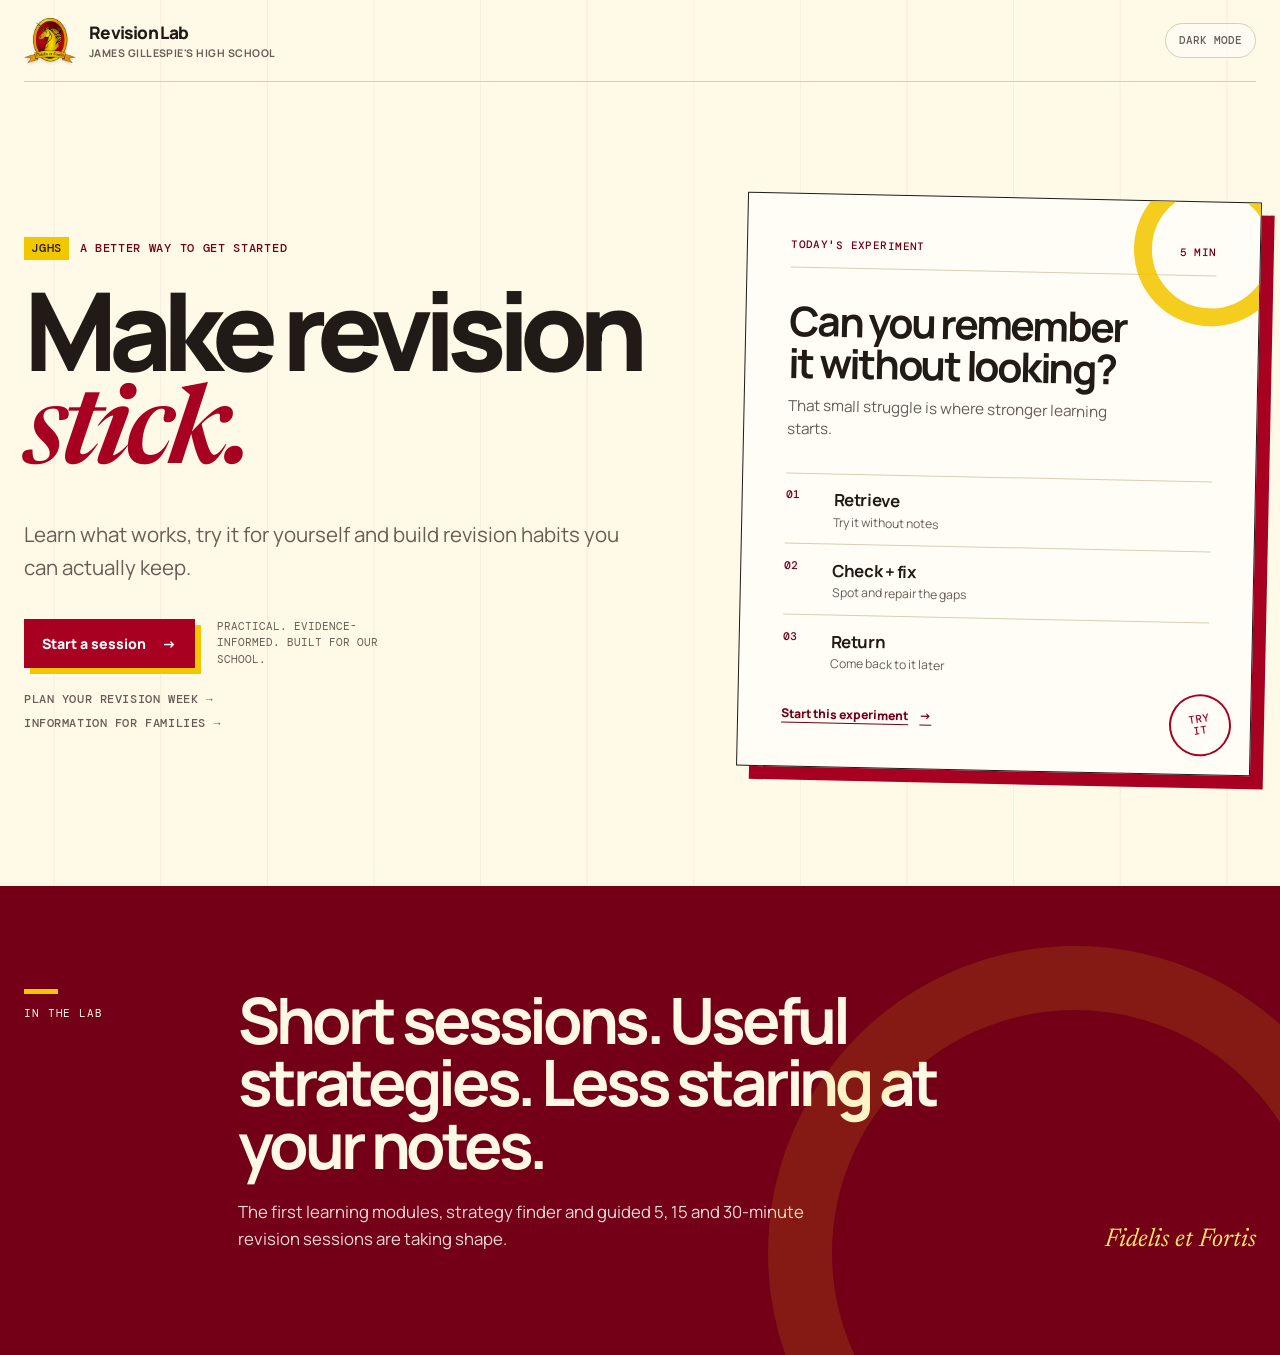
<file: index.html>
<!doctype html>
<html lang="en-GB">
<head>
  <meta charset="utf-8">
  <meta name="viewport" content="width=device-width, initial-scale=1">
  <meta name="description" content="Revision Lab teaches practical, evidence-informed revision methods for pupils across the curriculum.">
  <title>Revision Lab</title>
  <link rel="stylesheet" href="assets/styles.css">
  <script src="assets/app.js" defer></script>
</head>
<body>
  <header class="site-header">
    <a class="school-brand" href="/" aria-label="Revision Lab home">
      <img src="assets/jghs-crest.png" alt="" width="300" height="255">
      <span class="school-brand__copy">
        <strong>Revision Lab</strong>
        <small>James Gillespie's High School</small>
      </span>
    </a>
    <button class="theme-toggle" type="button" aria-label="Switch colour theme">Dark mode</button>
  </header>

  <main>
    <section class="hero" aria-labelledby="page-title">
      <div class="hero-copy">
        <p class="eyebrow"><span aria-hidden="true">JGHS</span> A better way to get started</p>
        <h1 id="page-title">Make revision <em>stick.</em></h1>
        <p class="hero-intro">Learn what works, try it for yourself and build revision habits you can actually keep.</p>
        <div class="hero-actions">
          <a class="primary-link" href="start.html">Start a session <span aria-hidden="true">→</span></a>
          <p>Practical. Evidence-informed. Built for our school.</p>
        </div>
        <div class="hero-links">
          <a class="families-link" href="plan.html">Plan your revision week <span aria-hidden="true">→</span></a>
          <a class="families-link" href="families.html">Information for families <span aria-hidden="true">→</span></a>
        </div>
      </div>

      <div class="lab-card">
        <div class="lab-card__topline">
          <span>Today's experiment</span>
          <span>5 min</span>
        </div>
        <h2>Can you remember it without looking?</h2>
        <p>That small struggle is where stronger learning starts.</p>
        <ol class="revision-cycle" aria-label="The Revision Lab learning cycle">
          <li><span>01</span><strong>Retrieve</strong><small>Try it without notes</small></li>
          <li><span>02</span><strong>Check + fix</strong><small>Spot and repair the gaps</small></li>
          <li><span>03</span><strong>Return</strong><small>Come back to it later</small></li>
        </ol>
        <a class="lab-card__link" href="start.html">Start this experiment <span aria-hidden="true">→</span></a>
        <div class="lab-card__stamp" aria-hidden="true">Try<br>it</div>
      </div>
    </section>

    <section class="project" id="project" aria-labelledby="project-title">
      <p class="section-label">In the lab</p>
      <div>
        <h2 id="project-title">Short sessions. Useful strategies. Less staring at your notes.</h2>
        <p>The first learning modules, strategy finder and guided 5, 15 and 30-minute revision sessions are taking shape.</p>
      </div>
      <p class="motto">Fidelis et Fortis</p>
    </section>
  </main>
</body>
</html>
</file>
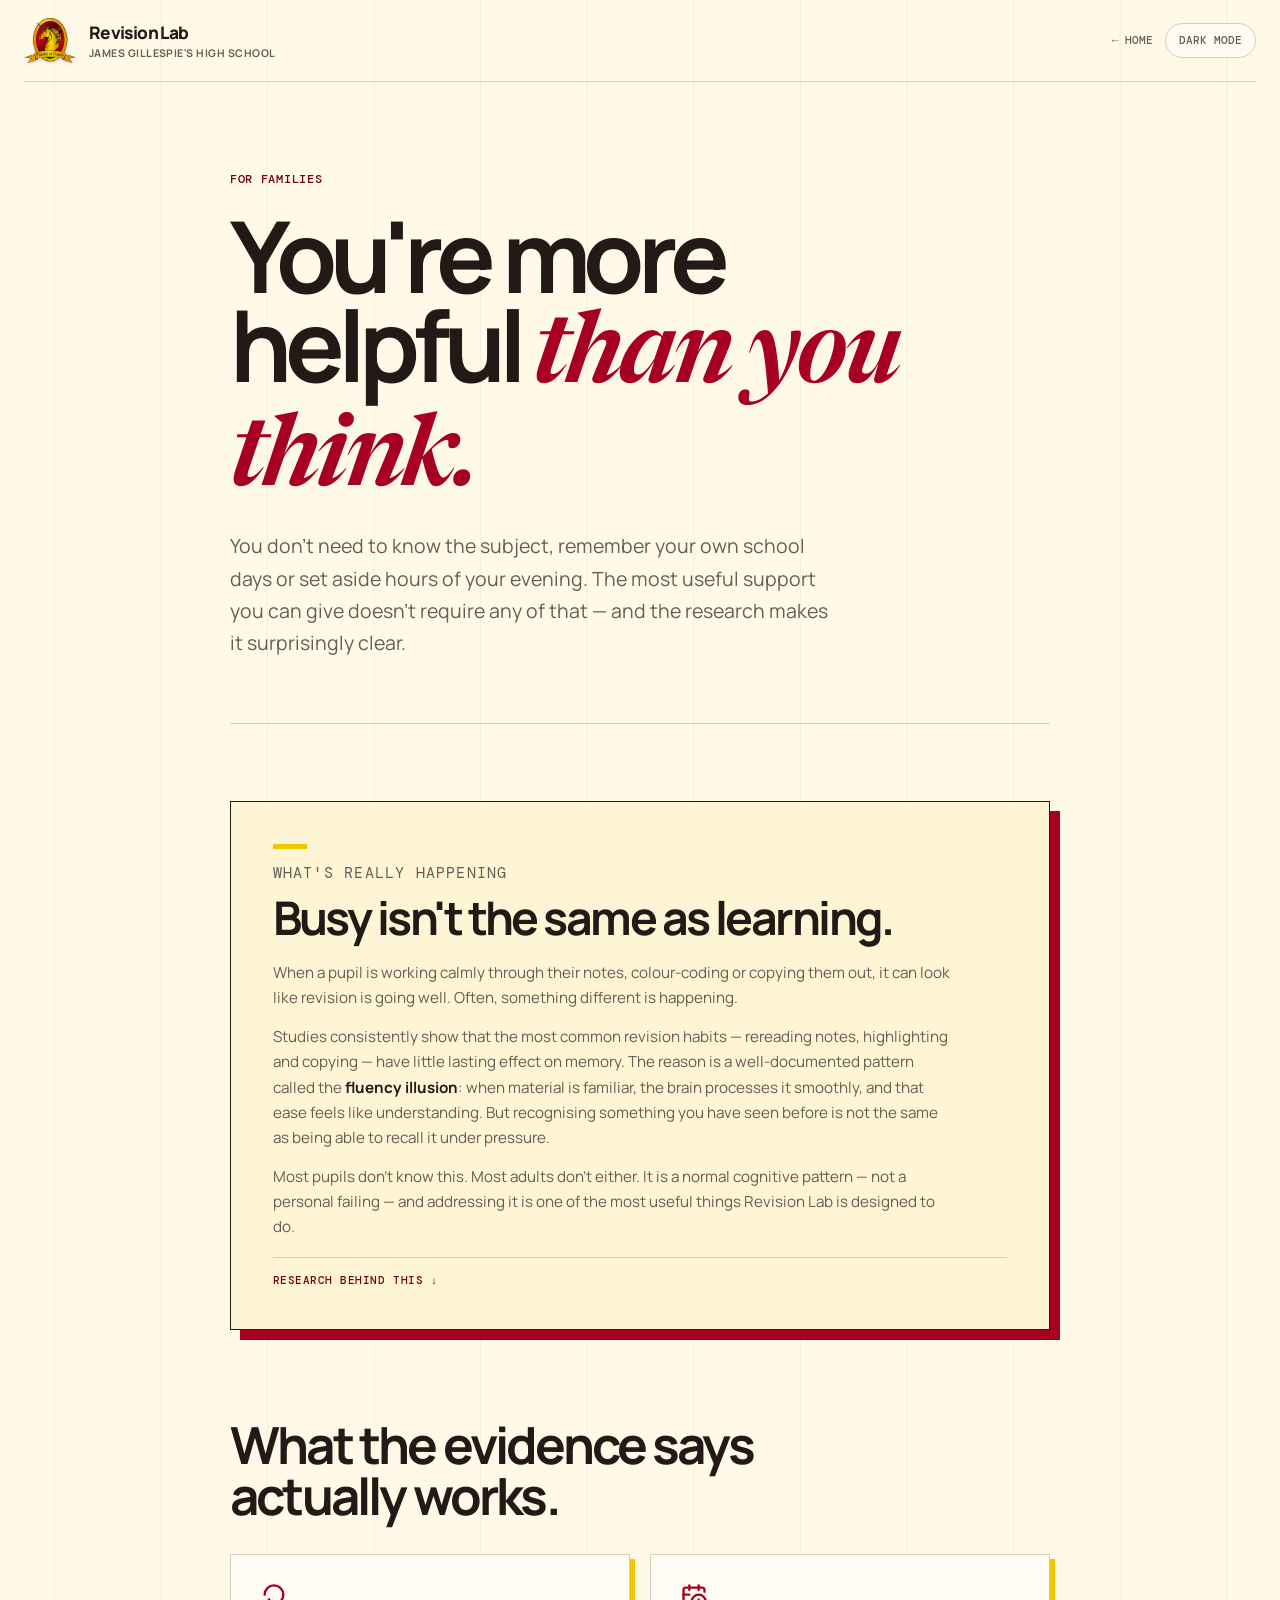
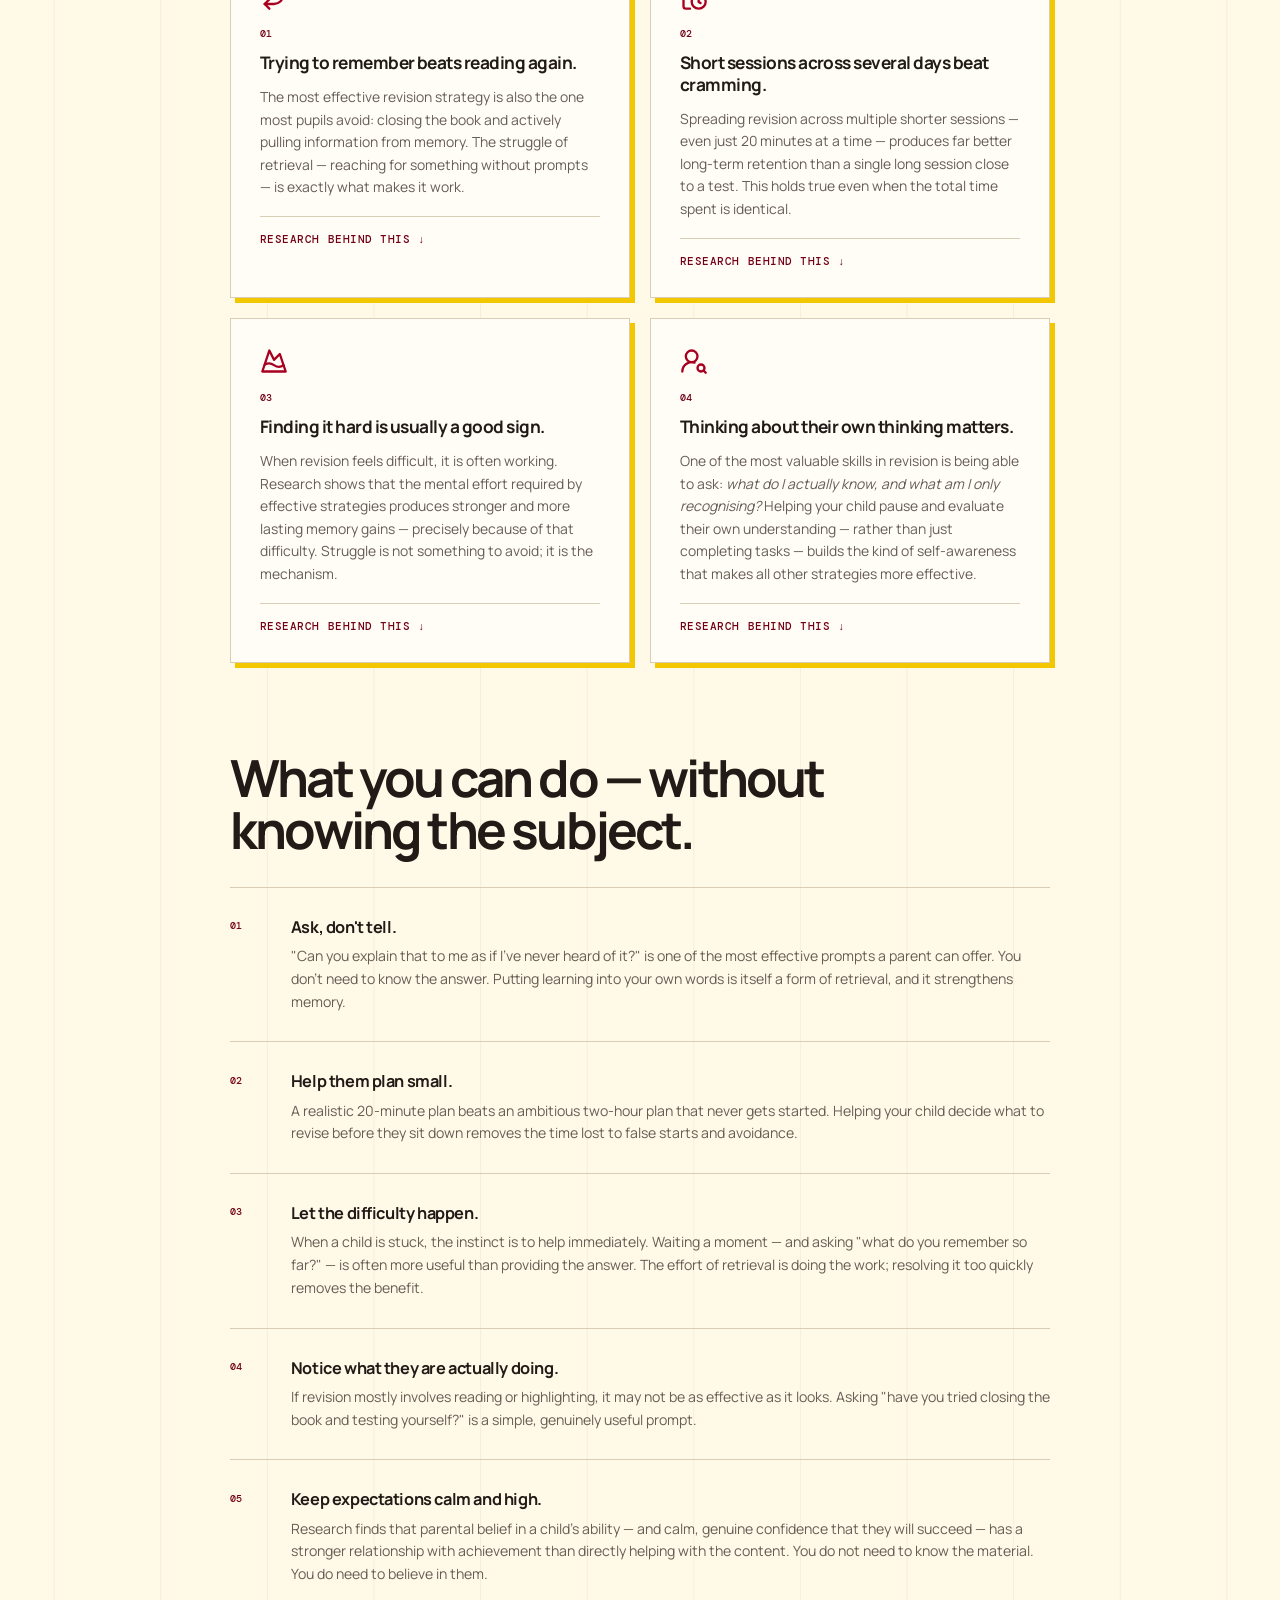
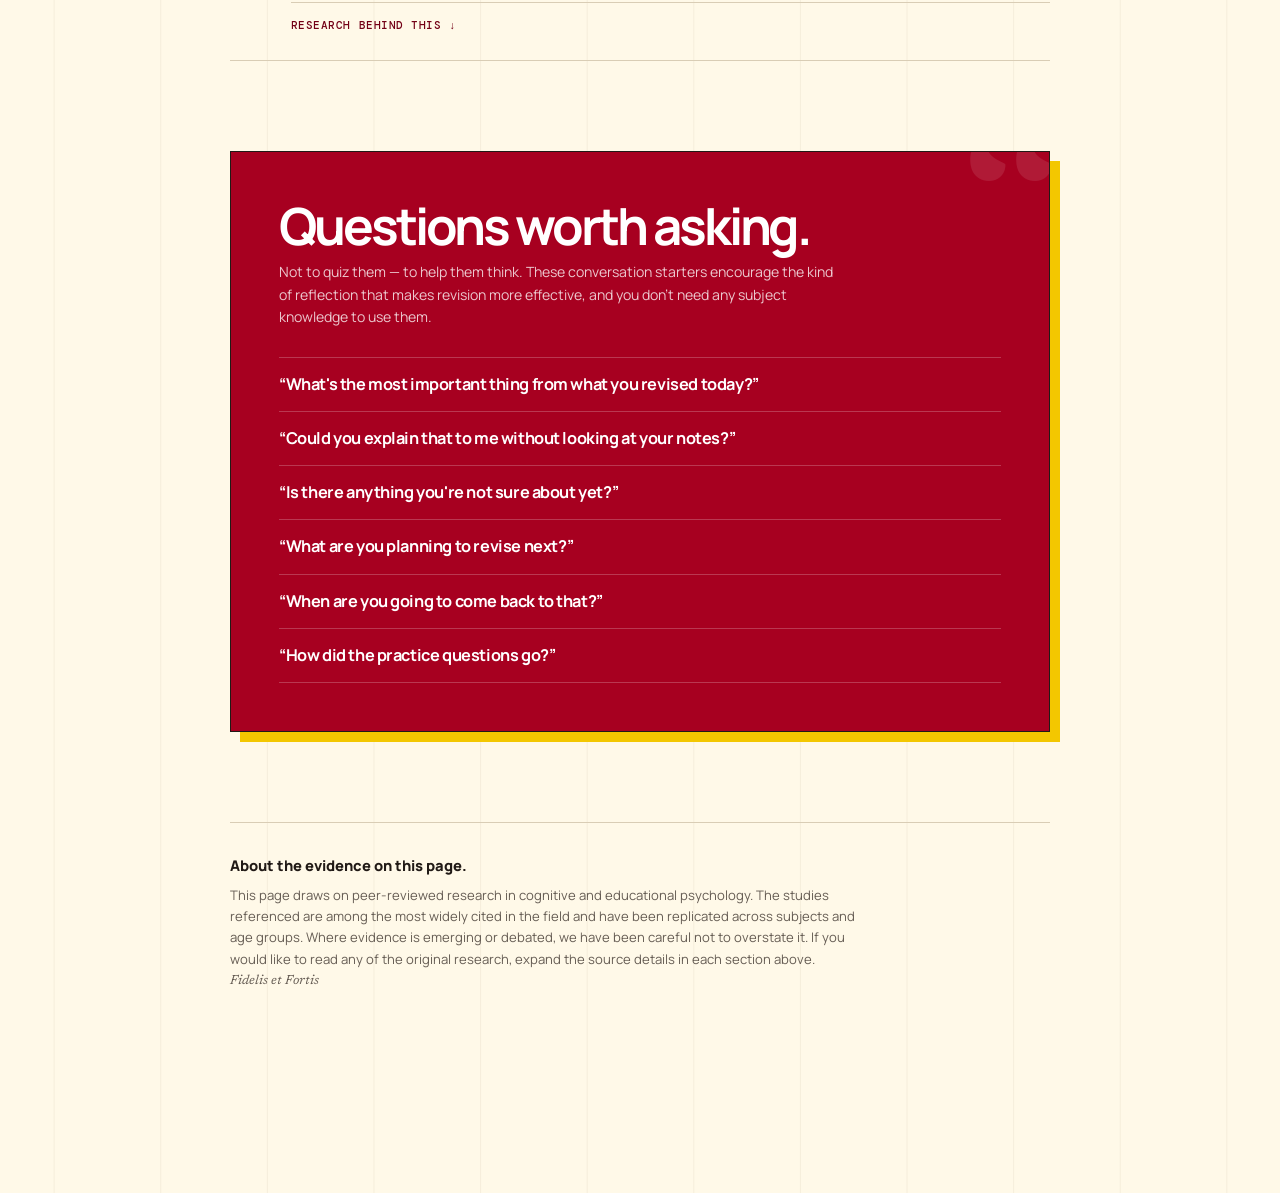
<file: families.html>
<!doctype html>
<html lang="en-GB">
<head>
  <meta charset="utf-8">
  <meta name="viewport" content="width=device-width, initial-scale=1">
  <meta name="description" content="How to support your child's revision at home — without needing subject knowledge or extra time.">
  <title>For families — Revision Lab</title>
  <link rel="stylesheet" href="assets/styles.css">
  <script src="assets/app.js" defer></script>
</head>
<body>
  <header class="site-header">
    <a class="school-brand" href="index.html" aria-label="Revision Lab home">
      <img src="assets/jghs-crest.png" alt="" width="300" height="255">
      <span class="school-brand__copy">
        <strong>Revision Lab</strong>
        <small>James Gillespie's High School</small>
      </span>
    </a>
    <div class="header-actions">
      <a class="header-back" href="index.html"><span aria-hidden="true">←</span> Home</a>
      <button class="theme-toggle" type="button" aria-label="Switch colour theme">Dark mode</button>
    </div>
  </header>

  <main class="families">

    <section class="families-hero" aria-labelledby="families-title">
      <p class="eyebrow">For families</p>
      <h1 id="families-title">You're more helpful <em>than you think.</em></h1>
      <p class="families-lead">You don't need to know the subject, remember your own school days or set aside hours of your evening. The most useful support you can give doesn't require any of that — and the research makes it surprisingly clear.</p>
    </section>

    <section class="families-section" aria-labelledby="insight-title">
      <div class="families-insight">
        <p class="section-label">What's really happening</p>
        <h2 id="insight-title">Busy isn't the same as learning.</h2>
        <p>When a pupil is working calmly through their notes, colour-coding or copying them out, it can look like revision is going well. Often, something different is happening.</p>
        <p>Studies consistently show that the most common revision habits — rereading notes, highlighting and copying — have little lasting effect on memory. The reason is a well-documented pattern called the <strong>fluency illusion</strong>: when material is familiar, the brain processes it smoothly, and that ease feels like understanding. But recognising something you have seen before is not the same as being able to recall it under pressure.</p>
        <p>Most pupils don't know this. Most adults don't either. It is a normal cognitive pattern — not a personal failing — and addressing it is one of the most useful things Revision Lab is designed to do.</p>
        <details class="evidence-ref">
          <summary>Research behind this</summary>
          <p>Bjork & Bjork (2011) identified that smooth processing of familiar material creates a subjective sense of learning that is not reliably predictive of actual retention. Dunlosky, Rawson, Marsh, Nathan & Willingham (2013), in a landmark review published in <em>Psychological Science in the Public Interest</em>, rated rereading and highlighting as low-utility strategies because they do not require retrieval or meaningful application of the material.</p>
        </details>
      </div>
    </section>

    <section class="families-section" aria-labelledby="what-works-title">
      <h2 id="what-works-title" class="families-section__heading">What the evidence says actually works.</h2>
      <div class="evidence-grid">

        <article class="evidence-card">
          <svg class="evidence-card__icon" aria-hidden="true" xmlns="http://www.w3.org/2000/svg" viewBox="0 0 24 24" fill="none" stroke="currentColor" stroke-width="2" stroke-linecap="round" stroke-linejoin="round"><path d="M4 10a8 8 0 1 1 8 8H4"/><path d="m8 22-4-4 4-4"/></svg>
          <span class="evidence-card__number">01</span>
          <h3>Trying to remember beats reading again.</h3>
          <p>The most effective revision strategy is also the one most pupils avoid: closing the book and actively pulling information from memory. The struggle of retrieval — reaching for something without prompts — is exactly what makes it work.</p>
          <details class="evidence-ref">
            <summary>Research behind this</summary>
            <p>Roediger & Karpicke (2006) demonstrated that repeated retrieval produces substantially stronger long-term retention than repeated study, and that students are typically unaware of this advantage. Known as the <em>testing effect</em>, this finding has been replicated across subjects and age groups and is among the most robust results in educational psychology.</p>
          </details>
        </article>

        <article class="evidence-card">
          <svg class="evidence-card__icon" aria-hidden="true" xmlns="http://www.w3.org/2000/svg" viewBox="0 0 24 24" fill="none" stroke="currentColor" stroke-width="2" stroke-linecap="round" stroke-linejoin="round"><path d="M16 14v2.2l1.6 1"/><path d="M16 2v4"/><path d="M21 7.5V6a2 2 0 0 0-2-2H5a2 2 0 0 0-2 2v14a2 2 0 0 0 2 2h3.5"/><path d="M3 10h5"/><path d="M8 2v4"/><circle cx="16" cy="16" r="6"/></svg>
          <span class="evidence-card__number">02</span>
          <h3>Short sessions across several days beat cramming.</h3>
          <p>Spreading revision across multiple shorter sessions — even just 20 minutes at a time — produces far better long-term retention than a single long session close to a test. This holds true even when the total time spent is identical.</p>
          <details class="evidence-ref">
            <summary>Research behind this</summary>
            <p>Cepeda, Pashler, Vul, Wixted & Rohrer (2006) conducted a meta-analysis of 317 experiments and confirmed that distributed practice consistently outperforms massed practice. The optimal gap between sessions depends on how far away the test is; for most school assessments, spacing revision by a few days is significantly more effective than a single session the night before.</p>
          </details>
        </article>

        <article class="evidence-card">
          <svg class="evidence-card__icon" aria-hidden="true" xmlns="http://www.w3.org/2000/svg" viewBox="0 0 24 24" fill="none" stroke="currentColor" stroke-width="2" stroke-linecap="round" stroke-linejoin="round"><path d="m8 3 4 8 5-5 5 15H2L8 3z"/><path d="M4.14 15.08c2.62-1.57 5.24-1.43 7.86.42 2.74 1.94 5.49 2 8.23.19"/></svg>
          <span class="evidence-card__number">03</span>
          <h3>Finding it hard is usually a good sign.</h3>
          <p>When revision feels difficult, it is often working. Research shows that the mental effort required by effective strategies produces stronger and more lasting memory gains — precisely because of that difficulty. Struggle is not something to avoid; it is the mechanism.</p>
          <details class="evidence-ref">
            <summary>Research behind this</summary>
            <p>Bjork (1994) introduced the concept of <em>desirable difficulties</em> — conditions that slow initial performance but substantially improve long-term retention, including retrieval practice, spacing and interleaving topics. Bjork & Bjork (2011) showed that conditions which feel easier in the moment tend to produce weaker long-term retention, while conditions that feel harder tend to produce stronger retention.</p>
          </details>
        </article>

        <article class="evidence-card">
          <svg class="evidence-card__icon" aria-hidden="true" xmlns="http://www.w3.org/2000/svg" viewBox="0 0 24 24" fill="none" stroke="currentColor" stroke-width="2" stroke-linecap="round" stroke-linejoin="round"><circle cx="10" cy="8" r="5"/><path d="M2 21a8 8 0 0 1 10.434-7.62"/><circle cx="18" cy="18" r="3"/><path d="m22 22-1.9-1.9"/></svg>
          <span class="evidence-card__number">04</span>
          <h3>Thinking about their own thinking matters.</h3>
          <p>One of the most valuable skills in revision is being able to ask: <em>what do I actually know, and what am I only recognising?</em> Helping your child pause and evaluate their own understanding — rather than just completing tasks — builds the kind of self-awareness that makes all other strategies more effective.</p>
          <details class="evidence-ref">
            <summary>Research behind this</summary>
            <p>Flavell (1979) established the foundational framework for metacognition — the capacity to plan, monitor and evaluate one's own thinking. Zimmerman's research on self-regulated learning identifies goal-setting, strategy selection and self-reflection as key behaviours of effective learners. The Education Endowment Foundation's guidance report estimates that teaching metacognitive strategies is worth approximately seven months of additional progress.</p>
          </details>
        </article>

      </div>
    </section>

    <section class="families-section" aria-labelledby="what-to-do-title">
      <h2 id="what-to-do-title" class="families-section__heading">What you can do — without knowing the subject.</h2>
      <ol class="support-list">
        <li>
          <div>
            <strong>Ask, don't tell.</strong>
            <p>"Can you explain that to me as if I've never heard of it?" is one of the most effective prompts a parent can offer. You don't need to know the answer. Putting learning into your own words is itself a form of retrieval, and it strengthens memory.</p>
          </div>
        </li>
        <li>
          <div>
            <strong>Help them plan small.</strong>
            <p>A realistic 20-minute plan beats an ambitious two-hour plan that never gets started. Helping your child decide what to revise before they sit down removes the time lost to false starts and avoidance.</p>
          </div>
        </li>
        <li>
          <div>
            <strong>Let the difficulty happen.</strong>
            <p>When a child is stuck, the instinct is to help immediately. Waiting a moment — and asking "what do you remember so far?" — is often more useful than providing the answer. The effort of retrieval is doing the work; resolving it too quickly removes the benefit.</p>
          </div>
        </li>
        <li>
          <div>
            <strong>Notice what they are actually doing.</strong>
            <p>If revision mostly involves reading or highlighting, it may not be as effective as it looks. Asking "have you tried closing the book and testing yourself?" is a simple, genuinely useful prompt.</p>
          </div>
        </li>
        <li>
          <div>
            <strong>Keep expectations calm and high.</strong>
            <p>Research finds that parental belief in a child's ability — and calm, genuine confidence that they will succeed — has a stronger relationship with achievement than directly helping with the content. You do not need to know the material. You do need to believe in them.</p>
            <details class="evidence-ref">
              <summary>Research behind this</summary>
              <p>Patall, Cooper & Robinson (2008) reviewed research on parental involvement in homework and found the strongest effects on achievement came from parental expectations and aspirations, not from direct academic assistance. For secondary-age pupils in particular, autonomy matters; closely monitoring or controlling homework can undermine motivation over time.</p>
            </details>
          </div>
        </li>
      </ol>
    </section>

    <section class="families-section" aria-labelledby="questions-title">
      <div class="questions-block">
        <h2 id="questions-title">Questions worth asking.</h2>
        <p class="families-sublead">Not to quiz them — to help them think. These conversation starters encourage the kind of reflection that makes revision more effective, and you don't need any subject knowledge to use them.</p>
        <ul class="question-list" role="list">
          <li><q>What's the most important thing from what you revised today?</q></li>
          <li><q>Could you explain that to me without looking at your notes?</q></li>
          <li><q>Is there anything you're not sure about yet?</q></li>
          <li><q>What are you planning to revise next?</q></li>
          <li><q>When are you going to come back to that?</q></li>
          <li><q>How did the practice questions go?</q></li>
        </ul>
      </div>
    </section>

    <section class="families-section" aria-labelledby="evidence-note-title">
      <div class="families-footer-note">
        <h2 id="evidence-note-title">About the evidence on this page.</h2>
        <p>This page draws on peer-reviewed research in cognitive and educational psychology. The studies referenced are among the most widely cited in the field and have been replicated across subjects and age groups. Where evidence is emerging or debated, we have been careful not to overstate it. If you would like to read any of the original research, expand the source details in each section above.</p>
        <p class="motto">Fidelis et Fortis</p>
      </div>
    </section>

  </main>
</body>
</html>
</file>
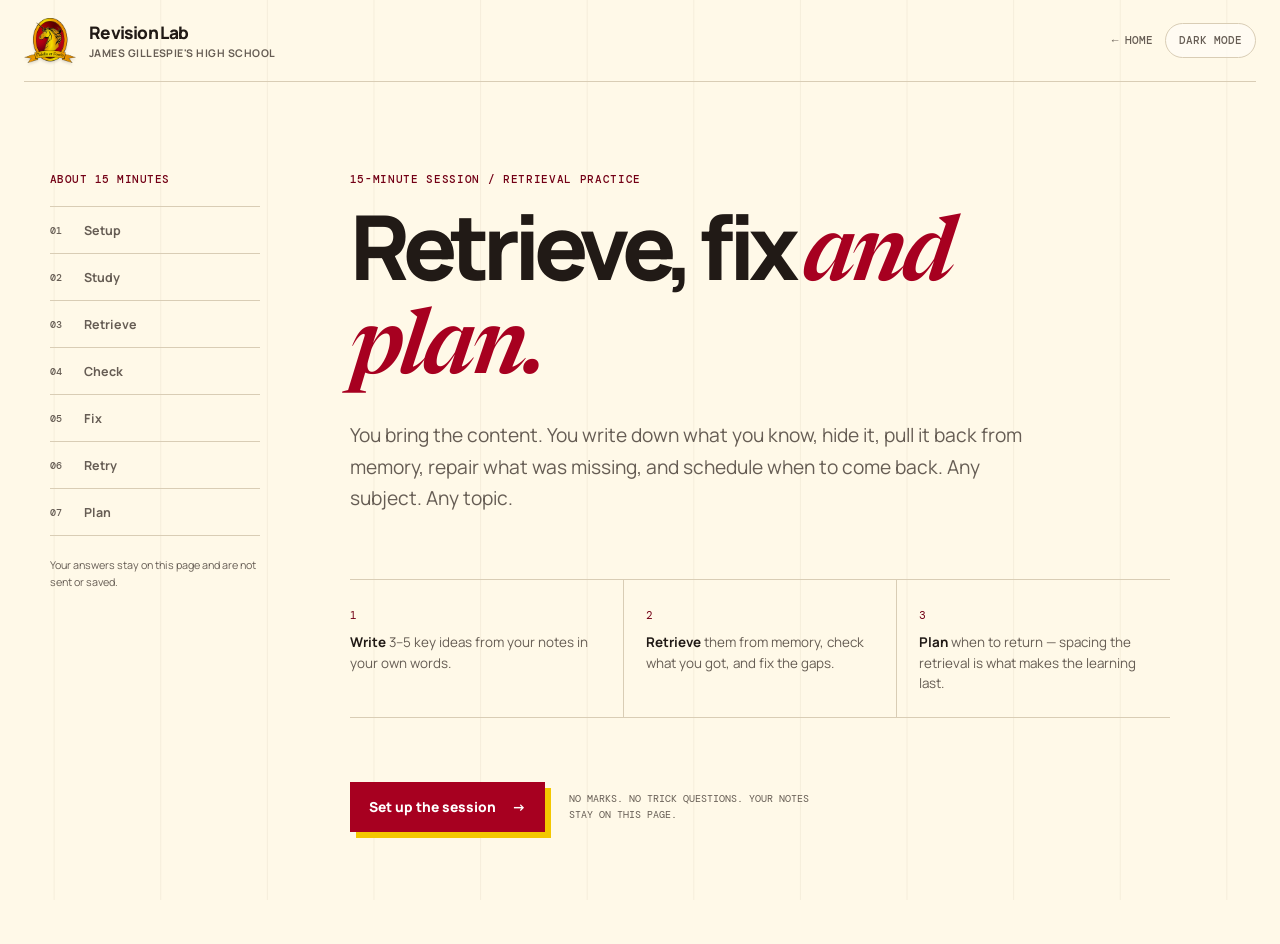
<file: module-15.html>
<!doctype html>
<html lang="en-GB">
<head>
  <meta charset="utf-8">
  <meta name="viewport" content="width=device-width, initial-scale=1">
  <meta name="description" content="A 15-minute retrieval session using your own notes — retrieve, fix gaps, and plan when to come back.">
  <title>Retrieve, fix and plan — Revision Lab</title>
  <link rel="stylesheet" href="assets/styles.css">
  <script src="assets/app.js" defer></script>
  <script src="assets/module-15.js" defer></script>
</head>
<body class="module-page">
  <header class="site-header">
    <a class="school-brand" href="index.html" aria-label="Revision Lab home">
      <img src="assets/jghs-crest.png" alt="" width="300" height="255">
      <span class="school-brand__copy">
        <strong>Revision Lab</strong>
        <small>James Gillespie's High School</small>
      </span>
    </a>
    <div class="header-actions">
      <a class="header-back" href="index.html"><span aria-hidden="true">←</span> Home</a>
      <button class="theme-toggle" type="button" aria-label="Switch colour theme">Dark mode</button>
    </div>
  </header>

  <main class="module" id="module-15">
    <aside class="module-rail" aria-label="Module progress">
      <p class="module-rail__time">About 15 minutes</p>
      <ol class="module-progress module-progress--seven">
        <li data-progress-step="setup"><span>01</span>Setup</li>
        <li data-progress-step="study"><span>02</span>Study</li>
        <li data-progress-step="retrieve"><span>03</span>Retrieve</li>
        <li data-progress-step="check"><span>04</span>Check</li>
        <li data-progress-step="fix"><span>05</span>Fix</li>
        <li data-progress-step="retry"><span>06</span>Retry</li>
        <li data-progress-step="plan"><span>07</span>Plan</li>
      </ol>
      <p class="module-rail__note">Your answers stay on this page and are not sent or saved.</p>
    </aside>

    <div class="experiment" aria-live="polite">

      <!-- Intro -->
      <section class="module-screen is-active" data-screen="intro" aria-labelledby="m15-title">
        <p class="experiment-number">15-minute session / Retrieval practice</p>
        <h1 id="m15-title">Retrieve, fix <em>and plan.</em></h1>
        <p class="module-lead">You bring the content. You write down what you know, hide it, pull it back from memory, repair what was missing, and schedule when to come back. Any subject. Any topic.</p>

        <div class="experiment-setup">
          <div>
            <span aria-hidden="true">1</span>
            <p><strong>Write</strong> 3–5 key ideas from your notes in your own words.</p>
          </div>
          <div>
            <span aria-hidden="true">2</span>
            <p><strong>Retrieve</strong> them from memory, check what you got, and fix the gaps.</p>
          </div>
          <div>
            <span aria-hidden="true">3</span>
            <p><strong>Plan</strong> when to return — spacing the retrieval is what makes the learning last.</p>
          </div>
        </div>

        <div class="module-action-row">
          <button class="module-button module-button--primary" type="button" data-action="to-setup">Set up the session <span aria-hidden="true">→</span></button>
          <p>No marks. No trick questions. Your notes stay on this page.</p>
        </div>
      </section>

      <!-- Setup -->
      <section class="module-screen" data-screen="setup" aria-labelledby="setup-title" hidden>
        <p class="screen-step">01 — Setup</p>
        <h2 id="setup-title">What are you <em>revising?</em></h2>
        <p class="screen-intro">Write 3–5 key ideas from your notes in your own words — not copied directly. Short phrases are fine. These become your study material for this session.</p>

        <div class="setup-fields">
          <div class="chooser-field">
            <label class="chooser-label" for="m15-topic">
              Topic <span class="chooser-optional">(optional)</span>
            </label>
            <input class="chooser-input" type="text" id="m15-topic"
              placeholder="e.g. Higher Biology — cell division"
              maxlength="80" autocomplete="off">
          </div>
        </div>

        <label class="answer-field">
          <span>Your key ideas — one per line</span>
          <textarea rows="9" data-ideas-input placeholder="e.g. Mitosis produces two identical daughter cells&#10;The cell cycle has three stages: interphase, mitosis and cytokinesis&#10;Chromosomes must be duplicated before division begins"></textarea>
        </label>

        <p class="setup-hint">Aim for 3–5 ideas. Start with the ones you find hardest to remember.</p>

        <p class="validation-message" data-setup-error hidden>Write at least two ideas before you start.</p>
        <button class="module-button module-button--primary" type="button" data-action="to-study">Study them <span aria-hidden="true">→</span></button>
      </section>

      <!-- Study -->
      <section class="module-screen" data-screen="study" aria-labelledby="study-title" hidden>
        <p class="screen-step">02 — Study</p>
        <h2 id="study-title">Read for meaning, <em>not just the words.</em></h2>
        <p class="screen-intro">Look for how the ideas connect. You can move on when the structure makes sense — not just when the words look familiar.</p>

        <article class="study-sheet">
          <p class="study-sheet__question" data-study-topic>Your key ideas</p>
          <ul data-ideas-list></ul>
        </article>

        <div class="study-timer" aria-label="Suggested study time">
          <span>Suggested study time</span>
          <strong data-study-timer>90</strong>
          <span>seconds</span>
          <div class="study-timer__track" aria-hidden="true"><span data-timer-bar></span></div>
        </div>

        <button class="module-button module-button--primary" type="button" data-action="to-retrieve">Hide and retrieve <span aria-hidden="true">→</span></button>
      </section>

      <!-- Retrieve -->
      <section class="module-screen" data-screen="retrieve" aria-labelledby="retrieve-title" hidden>
        <p class="screen-step">03 — Retrieve</p>
        <h2 id="retrieve-title">Write everything <em>you remember.</em></h2>
        <p class="screen-intro">Write all the ideas you can recall — no looking back. Fragments and key phrases count. The struggle to retrieve is the useful part.</p>

        <label class="answer-field">
          <span>Your retrieval attempt — no looking back</span>
          <textarea rows="9" data-first-answer placeholder="Write everything you can recall from memory…"></textarea>
        </label>

        <fieldset class="confidence-field">
          <legend>Before you check, how complete does your answer feel?</legend>
          <label><input type="radio" name="confidence" value="not-sure"> <span>Not sure yet</span></label>
          <label><input type="radio" name="confidence" value="partly"> <span>Partly there</span></label>
          <label><input type="radio" name="confidence" value="confident"> <span>Confident</span></label>
        </fieldset>

        <p class="validation-message" data-retrieve-error hidden>Write at least a few words before you check.</p>
        <button class="module-button module-button--primary" type="button" data-action="to-check">Check my attempt <span aria-hidden="true">→</span></button>
      </section>

      <!-- Check -->
      <section class="module-screen" data-screen="check" aria-labelledby="check-title" hidden>
        <p class="screen-step">04 — Check</p>
        <h2 id="check-title">Look for ideas, <em>not exact wording.</em></h2>
        <p class="screen-intro">Compare your attempt with each of your key ideas. Tick it only if the idea was clearly there — even if the phrasing is different.</p>

        <blockquote class="attempt-copy">
          <span>Your retrieval attempt</span>
          <p data-first-answer-copy></p>
        </blockquote>

        <fieldset class="checklist" data-ideas-checklist>
          <legend class="visually-hidden">Ideas included in your retrieval attempt</legend>
        </fieldset>

        <div class="check-result" data-check-result>
          <strong><span data-check-count>0</span> of <span data-ideas-total>0</span> ideas found</strong>
          <p>Finding a gap is useful feedback — not a failure.</p>
        </div>

        <button class="module-button module-button--primary" type="button" data-action="to-fix">Fix the gaps <span aria-hidden="true">→</span></button>
      </section>

      <!-- Fix -->
      <section class="module-screen" data-screen="fix" aria-labelledby="fix-title" hidden>
        <p class="screen-step">05 — Fix</p>
        <h2 id="fix-title">Repair <em>what was missing.</em></h2>
        <p class="screen-intro">The ideas you missed are shown below. Write a brief correction in your own words — this helps fix the gap before you try again.</p>

        <div class="gap-list" data-gap-list></div>

        <label class="answer-field">
          <span>My correction</span>
          <textarea rows="5" data-correction placeholder="The ideas I need to add are…"></textarea>
        </label>

        <p class="validation-message" data-fix-error hidden>Add a brief correction before you retry.</p>
        <button class="module-button module-button--primary" type="button" data-action="to-retry">Hide the help and retry <span aria-hidden="true">→</span></button>
      </section>

      <!-- Retry -->
      <section class="module-screen" data-screen="retry" aria-labelledby="retry-title" hidden>
        <p class="screen-step">06 — Retry</p>
        <h2 id="retry-title">One more time, <em>from memory.</em></h2>
        <p class="screen-intro">Write all your key ideas again without looking — including the ones you fixed. Try to connect them rather than just listing them.</p>

        <label class="answer-field">
          <span>Your second attempt</span>
          <textarea rows="9" data-second-answer placeholder="Write all your key ideas again from memory…"></textarea>
        </label>

        <p class="validation-message" data-retry-error hidden>Write your second attempt before comparing.</p>
        <button class="module-button module-button--primary" type="button" data-action="to-compare">Reveal and compare <span aria-hidden="true">→</span></button>
      </section>

      <!-- Compare -->
      <section class="module-screen" data-screen="compare" aria-labelledby="compare-title" hidden>
        <p class="screen-step">06 — Retry / Compare</p>
        <h2 id="compare-title">Did the second attempt <em>improve?</em></h2>
        <p class="screen-intro">Compare your second attempt with your original ideas. Improvement matters more than getting everything right first time.</p>

        <div class="comparison">
          <article>
            <span>Your second attempt</span>
            <p data-second-answer-copy></p>
          </article>
          <article class="comparison__model">
            <span>Your key ideas</span>
            <ul data-compare-ideas></ul>
          </article>
        </div>

        <fieldset class="confidence-field">
          <legend>Compared to your first attempt, the second feels:</legend>
          <label><input type="radio" name="improve-rating" value="stronger"> <span>Stronger</span></label>
          <label><input type="radio" name="improve-rating" value="similar"> <span>About the same</span></label>
          <label><input type="radio" name="improve-rating" value="gaps"> <span>Still has gaps</span></label>
        </fieldset>

        <button class="module-button module-button--primary" type="button" data-action="to-plan">Plan when to return <span aria-hidden="true">→</span></button>
      </section>

      <!-- Plan -->
      <section class="module-screen" data-screen="plan" aria-labelledby="plan-title" hidden>
        <p class="screen-step">07 — Plan</p>
        <h2 id="plan-title">Space out <em>your return.</em></h2>
        <p class="screen-intro">Retrieving this again after a gap builds stronger memory than re-reading it now. The wait is what makes the learning stick.</p>

        <div class="plan-context">
          <p><strong>Why spacing works:</strong> when you retrieve something after a short delay, partial forgetting means you have to work harder to recall it. That extra effort strengthens the memory trace more than studying when everything feels fresh.</p>
          <p>Choose a realistic time and note it in your revision planner so you don't forget.</p>
        </div>

        <fieldset class="return-options">
          <legend>When will you try this again?</legend>
          <label><input type="radio" name="return-time" value="tonight"> <span><strong>Tonight</strong><small>Good if this felt very difficult</small></span></label>
          <label><input type="radio" name="return-time" value="tomorrow"> <span><strong>Tomorrow</strong><small>Good if ideas were patchy</small></span></label>
          <label><input type="radio" name="return-time" value="three-days"> <span><strong>In 3 days</strong><small>A useful default</small></span></label>
          <label><input type="radio" name="return-time" value="one-week"> <span><strong>In 1 week</strong><small>Good if recall felt strong</small></span></label>
          <label><input type="radio" name="return-time" value="two-weeks"> <span><strong>In 2 weeks</strong><small>Good if you got everything first time</small></span></label>
        </fieldset>

        <p class="validation-message" data-return-error hidden>Choose a realistic return time before you finish.</p>
        <button class="module-button module-button--primary" type="button" data-action="finish">Finish the session <span aria-hidden="true">→</span></button>
      </section>

      <!-- Complete -->
      <section class="module-screen module-complete" data-screen="complete" aria-labelledby="complete-title" hidden>
        <p class="experiment-number">Session complete</p>
        <div class="complete-mark" aria-hidden="true">✓</div>
        <h2 id="complete-title">You did more than reread.</h2>
        <p class="module-lead">You retrieved from memory, checked honestly, fixed the gaps, and retried. That sequence turns passive familiarity into evidence of what you can actually recall.</p>

        <dl class="experiment-summary">
          <div><dt>Topic</dt><dd><span data-final-topic>—</span></dd></div>
          <div><dt>First check</dt><dd><span data-final-first-score>—</span></dd></div>
          <div><dt>Return</dt><dd><span data-final-return>—</span></dd></div>
        </dl>

        <div class="takeaway">
          <p><strong>The method to take with you</strong></p>
          <p>Close the book. Write from memory. Check honestly. Fix the gaps. Come back after a gap and do it again.</p>
        </div>

        <div class="complete-actions">
          <button class="module-button module-button--primary" type="button" data-action="restart">Try another topic</button>
          <a class="module-button module-button--secondary" href="plan.html">Plan your revision week <span aria-hidden="true">→</span></a>
          <a class="module-button module-button--secondary" href="index.html">Back to Revision Lab</a>
        </div>
      </section>

    </div>
  </main>
</body>
</html>
</file>
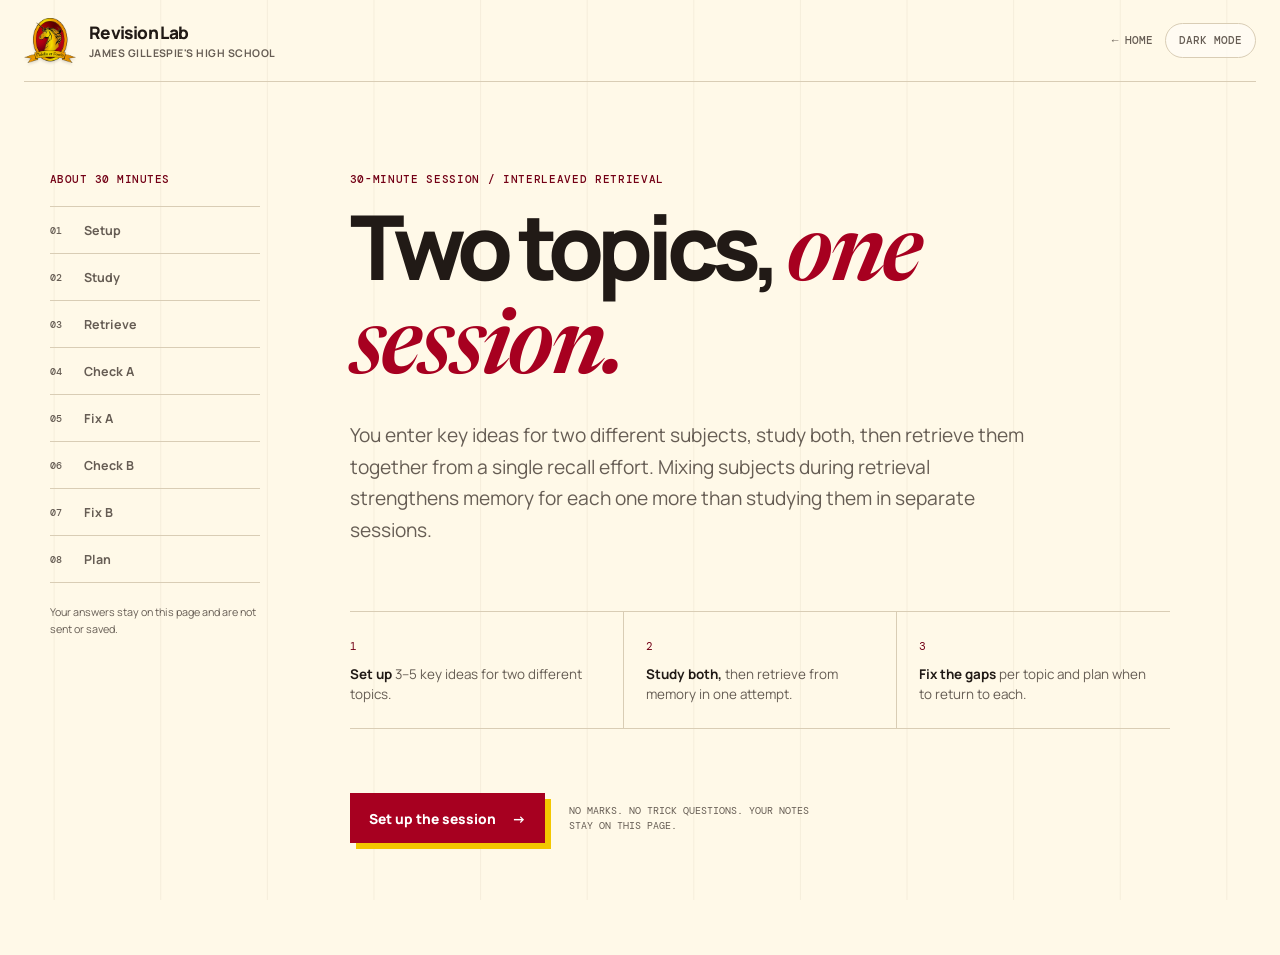
<file: module-30.html>
<!doctype html>
<html lang="en-GB">
<head>
  <meta charset="utf-8">
  <meta name="viewport" content="width=device-width, initial-scale=1">
  <meta name="description" content="A 30-minute retrieval session across two subjects — study both, retrieve together, fix the gaps, and plan when to return.">
  <title>Two topics, one session — Revision Lab</title>
  <link rel="stylesheet" href="assets/styles.css">
  <script src="assets/app.js" defer></script>
  <script src="assets/module-30.js" defer></script>
</head>
<body class="module-page">
  <header class="site-header">
    <a class="school-brand" href="index.html" aria-label="Revision Lab home">
      <img src="assets/jghs-crest.png" alt="" width="300" height="255">
      <span class="school-brand__copy">
        <strong>Revision Lab</strong>
        <small>James Gillespie's High School</small>
      </span>
    </a>
    <div class="header-actions">
      <a class="header-back" href="index.html"><span aria-hidden="true">←</span> Home</a>
      <button class="theme-toggle" type="button" aria-label="Switch colour theme">Dark mode</button>
    </div>
  </header>

  <main class="module" id="module-30">
    <aside class="module-rail" aria-label="Module progress">
      <p class="module-rail__time">About 30 minutes</p>
      <ol class="module-progress module-progress--eight">
        <li data-progress-step="setup"><span>01</span>Setup</li>
        <li data-progress-step="study"><span>02</span>Study</li>
        <li data-progress-step="retrieve"><span>03</span>Retrieve</li>
        <li data-progress-step="check-a"><span>04</span>Check A</li>
        <li data-progress-step="fix-a"><span>05</span>Fix A</li>
        <li data-progress-step="check-b"><span>06</span>Check B</li>
        <li data-progress-step="fix-b"><span>07</span>Fix B</li>
        <li data-progress-step="plan"><span>08</span>Plan</li>
      </ol>
      <p class="module-rail__note">Your answers stay on this page and are not sent or saved.</p>
    </aside>

    <div class="experiment" aria-live="polite">

      <!-- Intro -->
      <section class="module-screen is-active" data-screen="intro" aria-labelledby="m30-title">
        <p class="experiment-number">30-minute session / Interleaved retrieval</p>
        <h1 id="m30-title">Two topics, <em>one session.</em></h1>
        <p class="module-lead">You enter key ideas for two different subjects, study both, then retrieve them together from a single recall effort. Mixing subjects during retrieval strengthens memory for each one more than studying them in separate sessions.</p>

        <div class="experiment-setup">
          <div>
            <span aria-hidden="true">1</span>
            <p><strong>Set up</strong> 3–5 key ideas for two different topics.</p>
          </div>
          <div>
            <span aria-hidden="true">2</span>
            <p><strong>Study both,</strong> then retrieve from memory in one attempt.</p>
          </div>
          <div>
            <span aria-hidden="true">3</span>
            <p><strong>Fix the gaps</strong> per topic and plan when to return to each.</p>
          </div>
        </div>

        <div class="module-action-row">
          <button class="module-button module-button--primary" type="button" data-action="to-setup">Set up the session <span aria-hidden="true">→</span></button>
          <p>No marks. No trick questions. Your notes stay on this page.</p>
        </div>
      </section>

      <!-- Setup -->
      <section class="module-screen" data-screen="setup" aria-labelledby="setup-title" hidden>
        <p class="screen-step">01 — Setup</p>
        <h2 id="setup-title">What are you <em>revising?</em></h2>
        <p class="screen-intro">Write 3–5 key ideas for each topic in your own words — not copied directly. These become your study material for the session.</p>

        <div class="topic-block">
          <p class="topic-block__title">Topic A</p>
          <div class="setup-fields">
            <div class="chooser-field">
              <label class="chooser-label" for="m30-topic-a">
                Subject / topic name <span class="chooser-optional">(optional)</span>
              </label>
              <input class="chooser-input" type="text" id="m30-topic-a"
                placeholder="e.g. Higher Biology — cell division"
                maxlength="80" autocomplete="off">
            </div>
          </div>
          <label class="answer-field">
            <span>Key ideas for Topic A — one per line</span>
            <textarea rows="7" data-ideas-a placeholder="e.g. Mitosis produces two identical daughter cells&#10;The cell cycle has three stages: interphase, mitosis and cytokinesis&#10;Chromosomes must be duplicated before division begins"></textarea>
          </label>
        </div>

        <div class="topic-block">
          <p class="topic-block__title">Topic B</p>
          <div class="setup-fields">
            <div class="chooser-field">
              <label class="chooser-label" for="m30-topic-b">
                Subject / topic name <span class="chooser-optional">(optional)</span>
              </label>
              <input class="chooser-input" type="text" id="m30-topic-b"
                placeholder="e.g. English — Macbeth themes"
                maxlength="80" autocomplete="off">
            </div>
          </div>
          <label class="answer-field">
            <span>Key ideas for Topic B — one per line</span>
            <textarea rows="7" data-ideas-b placeholder="e.g. Power and ambition drive the central tragedy&#10;Appearance versus reality is a recurring motif&#10;The supernatural influences key decisions"></textarea>
          </label>
        </div>

        <p class="setup-hint">Start with the ideas you find hardest to remember for each topic.</p>
        <p class="validation-message" data-setup-error hidden>Write at least two ideas for each topic before you start.</p>
        <button class="module-button module-button--primary" type="button" data-action="to-study">Study both topics <span aria-hidden="true">→</span></button>
      </section>

      <!-- Study -->
      <section class="module-screen" data-screen="study" aria-labelledby="study-title" hidden>
        <p class="screen-step">02 — Study</p>
        <h2 id="study-title">Read for meaning, <em>not just the words.</em></h2>
        <p class="screen-intro">Look across both topics for how the ideas connect within each one. You can move on when the structure of both makes sense — not just when the words look familiar.</p>

        <div class="study-dual">
          <article class="study-sheet">
            <p class="study-sheet__question" data-study-topic-a>Topic A</p>
            <ul data-ideas-list-a></ul>
          </article>
          <article class="study-sheet">
            <p class="study-sheet__question" data-study-topic-b>Topic B</p>
            <ul data-ideas-list-b></ul>
          </article>
        </div>

        <div class="study-timer" aria-label="Suggested study time">
          <span>Suggested study time</span>
          <strong data-study-timer>120</strong>
          <span>seconds</span>
          <div class="study-timer__track" aria-hidden="true"><span data-timer-bar></span></div>
        </div>

        <button class="module-button module-button--primary" type="button" data-action="to-retrieve">Hide both and retrieve <span aria-hidden="true">→</span></button>
      </section>

      <!-- Retrieve -->
      <section class="module-screen" data-screen="retrieve" aria-labelledby="retrieve-title" hidden>
        <p class="screen-step">03 — Retrieve</p>
        <h2 id="retrieve-title">Write everything <em>you remember.</em></h2>
        <p class="screen-intro">Write all the ideas you can recall from both topics — no looking back. Mix them up, switch between topics, include fragments. The struggle to retrieve is the useful part.</p>

        <label class="answer-field">
          <span>Your retrieval attempt — no looking back</span>
          <textarea rows="12" data-first-answer placeholder="Write everything you can recall from both topics…"></textarea>
        </label>

        <fieldset class="confidence-field">
          <legend>Before you check, how complete does your combined answer feel?</legend>
          <label><input type="radio" name="confidence" value="not-sure"> <span>Not sure yet</span></label>
          <label><input type="radio" name="confidence" value="partly"> <span>Partly there</span></label>
          <label><input type="radio" name="confidence" value="confident"> <span>Confident</span></label>
        </fieldset>

        <p class="validation-message" data-retrieve-error hidden>Write at least a few words before you check.</p>
        <button class="module-button module-button--primary" type="button" data-action="to-check-a">Check Topic A first <span aria-hidden="true">→</span></button>
      </section>

      <!-- Check A -->
      <section class="module-screen" data-screen="check-a" aria-labelledby="check-a-title" hidden>
        <p class="screen-step">04 — Check / Topic A</p>
        <h2 id="check-a-title">Which Topic A ideas <em>were in your attempt?</em></h2>
        <p class="screen-intro">Compare your attempt with each Topic A idea. Tick it only if the idea was clearly there — even if the phrasing is different.</p>

        <blockquote class="attempt-copy">
          <span>Your retrieval attempt</span>
          <p data-first-answer-copy-a></p>
        </blockquote>

        <fieldset class="checklist" data-ideas-checklist-a data-check-group="idea-check-a">
          <legend class="visually-hidden">Topic A ideas included in your retrieval attempt</legend>
        </fieldset>

        <div class="check-result" data-check-result-a>
          <strong><span data-check-count-a>0</span> of <span data-ideas-total-a>0</span> ideas found</strong>
          <p>Finding a gap is useful feedback — not a failure.</p>
        </div>

        <button class="module-button module-button--primary" type="button" data-action="to-fix-a">Fix Topic A gaps <span aria-hidden="true">→</span></button>
      </section>

      <!-- Fix A -->
      <section class="module-screen" data-screen="fix-a" aria-labelledby="fix-a-title" hidden>
        <p class="screen-step">05 — Fix / Topic A</p>
        <h2 id="fix-a-title">Repair what was <em>missing from Topic A.</em></h2>
        <p class="screen-intro">The Topic A ideas you missed are shown below. Write a brief correction in your own words before moving on to Topic B.</p>

        <div class="gap-list" data-gap-list-a></div>

        <label class="answer-field">
          <span>My Topic A correction</span>
          <textarea rows="5" data-correction-a placeholder="The Topic A ideas I need to add are…"></textarea>
        </label>

        <p class="validation-message" data-fix-a-error hidden>Add a brief correction before you move on.</p>
        <button class="module-button module-button--primary" type="button" data-action="to-check-b">Now check Topic B <span aria-hidden="true">→</span></button>
      </section>

      <!-- Check B -->
      <section class="module-screen" data-screen="check-b" aria-labelledby="check-b-title" hidden>
        <p class="screen-step">06 — Check / Topic B</p>
        <h2 id="check-b-title">Which Topic B ideas <em>were in your attempt?</em></h2>
        <p class="screen-intro">Now check your retrieval attempt against Topic B. Remember you were retrieving both topics together — anything about Topic B counts.</p>

        <blockquote class="attempt-copy">
          <span>Your retrieval attempt</span>
          <p data-first-answer-copy-b></p>
        </blockquote>

        <fieldset class="checklist" data-ideas-checklist-b data-check-group="idea-check-b">
          <legend class="visually-hidden">Topic B ideas included in your retrieval attempt</legend>
        </fieldset>

        <div class="check-result" data-check-result-b>
          <strong><span data-check-count-b>0</span> of <span data-ideas-total-b>0</span> ideas found</strong>
          <p>Finding a gap is useful feedback — not a failure.</p>
        </div>

        <button class="module-button module-button--primary" type="button" data-action="to-fix-b">Fix Topic B gaps <span aria-hidden="true">→</span></button>
      </section>

      <!-- Fix B -->
      <section class="module-screen" data-screen="fix-b" aria-labelledby="fix-b-title" hidden>
        <p class="screen-step">07 — Fix / Topic B</p>
        <h2 id="fix-b-title">Repair what was <em>missing from Topic B.</em></h2>
        <p class="screen-intro">The Topic B ideas you missed are shown below. Write a brief correction in your own words before planning your returns.</p>

        <div class="gap-list" data-gap-list-b></div>

        <label class="answer-field">
          <span>My Topic B correction</span>
          <textarea rows="5" data-correction-b placeholder="The Topic B ideas I need to add are…"></textarea>
        </label>

        <p class="validation-message" data-fix-b-error hidden>Add a brief correction before you finish.</p>
        <button class="module-button module-button--primary" type="button" data-action="to-plan">Plan when to return <span aria-hidden="true">→</span></button>
      </section>

      <!-- Plan -->
      <section class="module-screen" data-screen="plan" aria-labelledby="plan-title" hidden>
        <p class="screen-step">08 — Plan</p>
        <h2 id="plan-title">Space out <em>your returns.</em></h2>
        <p class="screen-intro">Retrieving each topic again after a gap builds stronger memory than re-reading it now. Choose a realistic time for each topic — they can be different.</p>

        <div class="plan-context">
          <p><strong>Why the gap matters:</strong> when partial forgetting happens before you retrieve again, your brain has to work harder. That extra effort strengthens the memory trace. Struggling slightly on the next attempt is a good sign, not a failure.</p>
        </div>

        <div class="plan-dual">
          <fieldset class="return-options">
            <legend data-plan-legend-a>When will you return to Topic A?</legend>
            <label><input type="radio" name="return-time-a" value="tonight"> <span><strong>Tonight</strong><small>Good if this felt very difficult</small></span></label>
            <label><input type="radio" name="return-time-a" value="tomorrow"> <span><strong>Tomorrow</strong><small>Good if ideas were patchy</small></span></label>
            <label><input type="radio" name="return-time-a" value="three-days"> <span><strong>In 3 days</strong><small>A useful default</small></span></label>
            <label><input type="radio" name="return-time-a" value="one-week"> <span><strong>In 1 week</strong><small>Good if recall felt strong</small></span></label>
            <label><input type="radio" name="return-time-a" value="two-weeks"> <span><strong>In 2 weeks</strong><small>Good if you got everything</small></span></label>
          </fieldset>

          <fieldset class="return-options">
            <legend data-plan-legend-b>When will you return to Topic B?</legend>
            <label><input type="radio" name="return-time-b" value="tonight"> <span><strong>Tonight</strong><small>Good if this felt very difficult</small></span></label>
            <label><input type="radio" name="return-time-b" value="tomorrow"> <span><strong>Tomorrow</strong><small>Good if ideas were patchy</small></span></label>
            <label><input type="radio" name="return-time-b" value="three-days"> <span><strong>In 3 days</strong><small>A useful default</small></span></label>
            <label><input type="radio" name="return-time-b" value="one-week"> <span><strong>In 1 week</strong><small>Good if recall felt strong</small></span></label>
            <label><input type="radio" name="return-time-b" value="two-weeks"> <span><strong>In 2 weeks</strong><small>Good if you got everything</small></span></label>
          </fieldset>
        </div>

        <p class="validation-message" data-return-error hidden>Choose a return time for both topics before you finish.</p>
        <button class="module-button module-button--primary" type="button" data-action="finish">Finish the session <span aria-hidden="true">→</span></button>
      </section>

      <!-- Complete -->
      <section class="module-screen module-complete" data-screen="complete" aria-labelledby="complete-title" hidden>
        <p class="experiment-number">Session complete</p>
        <div class="complete-mark" aria-hidden="true">✓</div>
        <h2 id="complete-title">You retrieved across two topics.</h2>
        <p class="module-lead">You studied two subjects, pulled them back from memory in a single attempt, checked accurately, and fixed the gaps in each. Mixing subjects during retrieval makes both more durable than working through them separately.</p>

        <dl class="experiment-summary experiment-summary--two-topic">
          <div><dt>Topic A</dt><dd><span data-final-topic-a>—</span></dd></div>
          <div><dt>Ideas recalled</dt><dd><span data-final-score-a>—</span></dd></div>
          <div><dt>Return A</dt><dd><span data-final-return-a>—</span></dd></div>
          <div><dt>Topic B</dt><dd><span data-final-topic-b>—</span></dd></div>
          <div><dt>Ideas recalled</dt><dd><span data-final-score-b>—</span></dd></div>
          <div><dt>Return B</dt><dd><span data-final-return-b>—</span></dd></div>
        </dl>

        <div class="takeaway">
          <p><strong>The method to take with you</strong></p>
          <p>Close the book. Write from memory — both topics at once. Check honestly per topic. Fix the gaps. Return after a gap and do it again.</p>
        </div>

        <div class="complete-actions">
          <button class="module-button module-button--primary" type="button" data-action="restart">Try two more topics</button>
          <a class="module-button module-button--secondary" href="plan.html">Plan your revision week <span aria-hidden="true">→</span></a>
          <a class="module-button module-button--secondary" href="index.html">Back to Revision Lab</a>
        </div>
      </section>

    </div>
  </main>
</body>
</html>
</file>
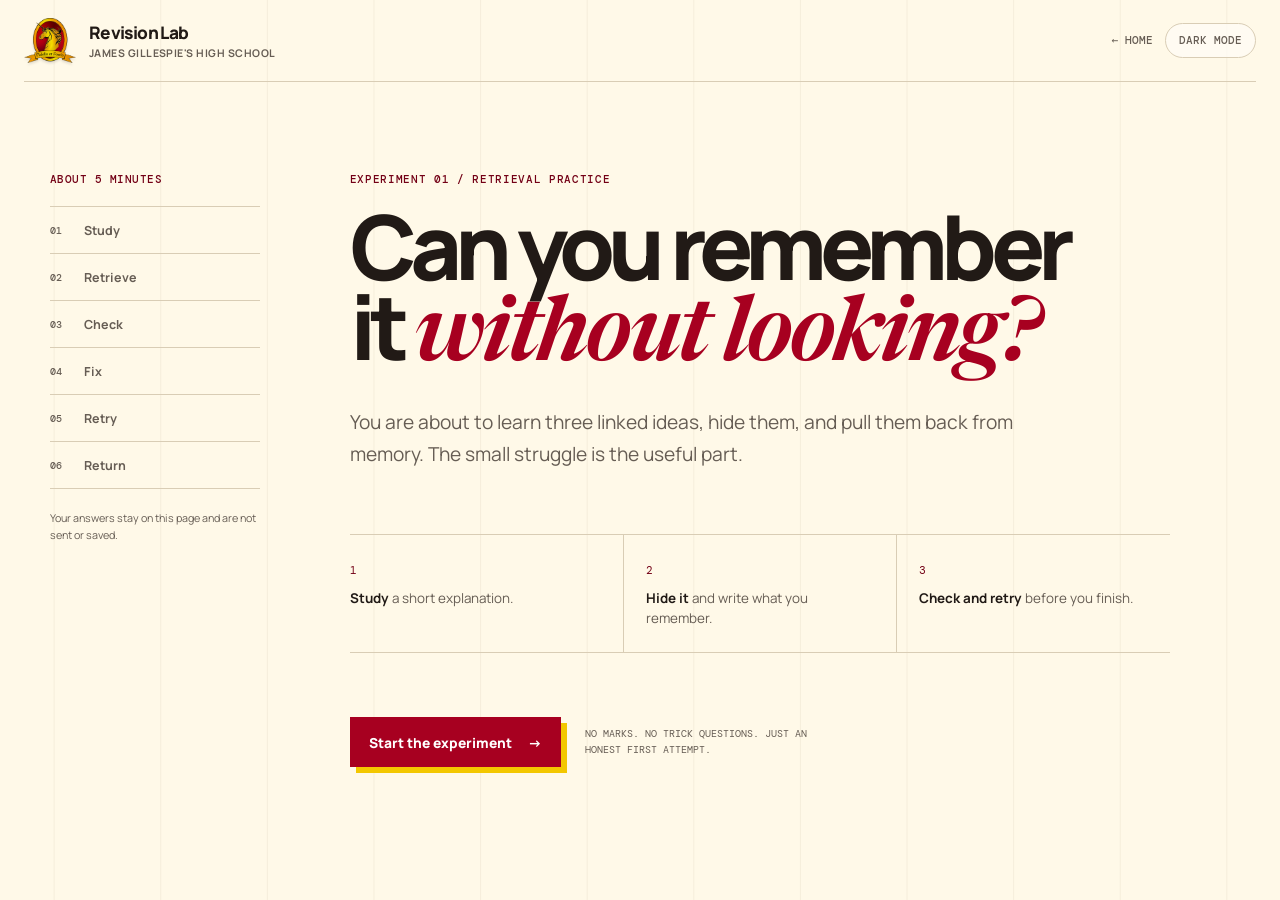
<file: module.html>
<!doctype html>
<html lang="en-GB">
<head>
  <meta charset="utf-8">
  <meta name="viewport" content="width=device-width, initial-scale=1">
  <meta name="description" content="Try a five-minute retrieval practice experiment with Revision Lab.">
  <title>Can you remember it without looking? — Revision Lab</title>
  <link rel="stylesheet" href="assets/styles.css">
  <script src="assets/app.js" defer></script>
</head>
<body class="module-page">
  <header class="site-header">
    <a class="school-brand" href="index.html" aria-label="Revision Lab home">
      <img src="assets/jghs-crest.png" alt="" width="300" height="255">
      <span class="school-brand__copy">
        <strong>Revision Lab</strong>
        <small>James Gillespie's High School</small>
      </span>
    </a>
    <div class="header-actions">
      <a class="header-back" href="index.html"><span aria-hidden="true">←</span> Home</a>
      <button class="theme-toggle" type="button" aria-label="Switch colour theme">Dark mode</button>
    </div>
  </header>

  <main class="module" id="module">
    <aside class="module-rail" aria-label="Module progress">
      <p class="module-rail__time">About 5 minutes</p>
      <ol class="module-progress">
        <li data-progress-step="study"><span>01</span>Study</li>
        <li data-progress-step="retrieve"><span>02</span>Retrieve</li>
        <li data-progress-step="check"><span>03</span>Check</li>
        <li data-progress-step="fix"><span>04</span>Fix</li>
        <li data-progress-step="retry"><span>05</span>Retry</li>
        <li data-progress-step="return"><span>06</span>Return</li>
      </ol>
      <p class="module-rail__note">Your answers stay on this page and are not sent or saved.</p>
    </aside>

    <div class="experiment" aria-live="polite">
      <section class="module-screen is-active" data-screen="intro" aria-labelledby="module-title">
        <p class="experiment-number">Experiment 01 / Retrieval practice</p>
        <h1 id="module-title">Can you remember it <em>without looking?</em></h1>
        <p class="module-lead">You are about to learn three linked ideas, hide them, and pull them back from memory. The small struggle is the useful part.</p>

        <div class="experiment-setup">
          <div>
            <span aria-hidden="true">1</span>
            <p><strong>Study</strong> a short explanation.</p>
          </div>
          <div>
            <span aria-hidden="true">2</span>
            <p><strong>Hide it</strong> and write what you remember.</p>
          </div>
          <div>
            <span aria-hidden="true">3</span>
            <p><strong>Check and retry</strong> before you finish.</p>
          </div>
        </div>

        <div class="module-action-row">
          <button class="module-button module-button--primary" type="button" data-action="start">Start the experiment <span aria-hidden="true">→</span></button>
          <p>No marks. No trick questions. Just an honest first attempt.</p>
        </div>
      </section>

      <section class="module-screen" data-screen="study" aria-labelledby="study-title" hidden>
        <p class="screen-step">01 — Study</p>
        <h2 id="study-title">Read for meaning, not just the words.</h2>
        <p class="screen-intro">Look for the chain of cause and effect. You can move on when the ideas make sense.</p>

        <article class="study-sheet">
          <p class="study-sheet__question">Why can a metal bench feel colder than a wooden one?</p>
          <p>The metal and wood may be at <strong>the same room temperature</strong>.</p>
          <p>Metal is a better <strong>conductor</strong>, so heat moves out of your hand and into the metal more quickly.</p>
          <p>Your skin senses this faster loss of heat, so the metal <strong>feels colder</strong> even when it is not at a lower temperature.</p>
        </article>

        <div class="study-timer" aria-label="Suggested study time">
          <span>Suggested study time</span>
          <strong data-study-timer>25</strong>
          <span>seconds</span>
          <div class="study-timer__track" aria-hidden="true"><span data-timer-bar></span></div>
        </div>

        <button class="module-button module-button--primary" type="button" data-action="hide">Hide it and retrieve <span aria-hidden="true">→</span></button>
      </section>

      <section class="module-screen" data-screen="retrieve" aria-labelledby="retrieve-title" hidden>
        <p class="screen-step">02 — Retrieve</p>
        <h2 id="retrieve-title">Why can metal feel colder than wood?</h2>
        <p class="screen-intro">Write everything you can remember. It does not need to be polished; fragments and key words count.</p>

        <label class="answer-field">
          <span>Your first attempt — no looking back</span>
          <textarea rows="8" data-first-answer placeholder="Start with: Metal can feel colder because…"></textarea>
        </label>

        <fieldset class="confidence-field">
          <legend>Before you check, how complete does your answer feel?</legend>
          <label><input type="radio" name="confidence" value="not-sure"> <span>Not sure yet</span></label>
          <label><input type="radio" name="confidence" value="partly"> <span>Partly there</span></label>
          <label><input type="radio" name="confidence" value="confident"> <span>Confident</span></label>
        </fieldset>

        <p class="validation-message" data-retrieve-error hidden>Write at least a few words before you check.</p>
        <button class="module-button module-button--primary" type="button" data-action="check">Check my answer <span aria-hidden="true">→</span></button>
      </section>

      <section class="module-screen" data-screen="check" aria-labelledby="check-title" hidden>
        <p class="screen-step">03 — Check</p>
        <h2 id="check-title">Look for ideas, not exact wording.</h2>
        <p class="screen-intro">Compare your answer with each idea below. Tick it only if your answer clearly included it.</p>

        <blockquote class="attempt-copy">
          <span>Your first attempt</span>
          <p data-first-answer-copy></p>
        </blockquote>

        <fieldset class="checklist" data-checklist>
          <legend class="visually-hidden">Ideas included in your first attempt</legend>
          <label>
            <input type="checkbox" value="temperature">
            <span><strong>Same temperature</strong> — the metal and wood can both be at room temperature.</span>
          </label>
          <label>
            <input type="checkbox" value="conduction">
            <span><strong>Faster conduction</strong> — metal transfers heat away from your hand more quickly.</span>
          </label>
          <label>
            <input type="checkbox" value="sensation">
            <span><strong>What you sense</strong> — that faster heat loss makes the metal feel colder.</span>
          </label>
        </fieldset>

        <div class="check-result" data-check-result>
          <strong><span data-check-count>0</span> of 3 ideas found</strong>
          <p>Finding a gap is useful feedback—not a failure.</p>
        </div>

        <button class="module-button module-button--primary" type="button" data-action="fix">Fix the gaps <span aria-hidden="true">→</span></button>
      </section>

      <section class="module-screen" data-screen="fix" aria-labelledby="fix-title" hidden>
        <p class="screen-step">04 — Fix</p>
        <h2 id="fix-title">Repair what was missing.</h2>
        <p class="screen-intro">The gaps you identified are listed below. Add a short correction in your own words.</p>

        <div class="gap-list" data-gap-list></div>

        <label class="answer-field">
          <span>My correction</span>
          <textarea rows="6" data-correction placeholder="The part I need to add is…"></textarea>
        </label>

        <p class="validation-message" data-fix-error hidden>Add a brief correction before you retry.</p>
        <button class="module-button module-button--primary" type="button" data-action="retry">Hide the help and retry <span aria-hidden="true">→</span></button>
      </section>

      <section class="module-screen" data-screen="retry" aria-labelledby="retry-title" hidden>
        <p class="screen-step">05 — Retry</p>
        <h2 id="retry-title">One more time, from memory.</h2>
        <p class="screen-intro">Explain why metal can feel colder than wood. Try to connect all three ideas in one clear chain.</p>

        <label class="answer-field">
          <span>Your second attempt</span>
          <textarea rows="8" data-second-answer placeholder="Metal and wood can be…"></textarea>
        </label>

        <p class="validation-message" data-retry-error hidden>Write your second attempt before revealing the answer.</p>
        <button class="module-button module-button--primary" type="button" data-action="reveal">Reveal and compare <span aria-hidden="true">→</span></button>
      </section>

      <section class="module-screen" data-screen="compare" aria-labelledby="compare-title" hidden>
        <p class="screen-step">05 — Retry / Compare</p>
        <h2 id="compare-title">Did the second attempt improve?</h2>
        <p class="screen-intro">Check the explanation again. Improvement matters more than getting everything right first time.</p>

        <div class="comparison">
          <article>
            <span>Your second attempt</span>
            <p data-second-answer-copy></p>
          </article>
          <article class="comparison__model">
            <span>A complete explanation</span>
            <p>Metal and wood can be at the same room temperature. Metal conducts heat away from your hand faster than wood, and your skin senses that faster heat loss. That is why the metal feels colder.</p>
          </article>
        </div>

        <fieldset class="retry-rating">
          <legend>How many of the three ideas are clear in your second attempt?</legend>
          <label><input type="radio" name="retry-score" value="0"> <span>0</span></label>
          <label><input type="radio" name="retry-score" value="1"> <span>1</span></label>
          <label><input type="radio" name="retry-score" value="2"> <span>2</span></label>
          <label><input type="radio" name="retry-score" value="3"> <span>3</span></label>
        </fieldset>

        <button class="module-button module-button--primary" type="button" data-action="return">Plan when to return <span aria-hidden="true">→</span></button>
      </section>

      <section class="module-screen" data-screen="return" aria-labelledby="return-title" hidden>
        <p class="screen-step">06 — Return</p>
        <h2 id="return-title">A later retrieval makes the learning work harder.</h2>
        <p class="screen-intro">Choose a realistic time to explain this again without looking. You do not need to keep practising it now.</p>

        <fieldset class="return-options">
          <legend>When will you try this again?</legend>
          <label><input type="radio" name="return-time" value="tomorrow"> <span><strong>Tomorrow</strong><small>Good if this felt difficult</small></span></label>
          <label><input type="radio" name="return-time" value="three-days"> <span><strong>In 3 days</strong><small>A useful default</small></span></label>
          <label><input type="radio" name="return-time" value="one-week"> <span><strong>In 1 week</strong><small>Good if recall felt strong</small></span></label>
        </fieldset>

        <p class="validation-message" data-return-error hidden>Choose a realistic return time before you finish.</p>
        <button class="module-button module-button--primary" type="button" data-action="finish">Finish the experiment <span aria-hidden="true">→</span></button>
      </section>

      <section class="module-screen module-complete" data-screen="complete" aria-labelledby="complete-title" hidden>
        <p class="experiment-number">Experiment complete</p>
        <div class="complete-mark" aria-hidden="true">✓</div>
        <h2 id="complete-title">You did more than reread.</h2>
        <p class="module-lead">You retrieved, checked, fixed and retried. That sequence turns “I recognise it” into better evidence of what you can actually remember.</p>

        <dl class="experiment-summary">
          <div><dt>First check</dt><dd><span data-final-first-score>0</span> / 3 ideas</dd></div>
          <div><dt>Second check</dt><dd><span data-final-second-score>Not rated</span></dd></div>
          <div><dt>Return</dt><dd><span data-final-return>Choose a time</span></dd></div>
        </dl>

        <div class="takeaway">
          <p><strong>The method to take with you</strong></p>
          <p>Close the book. Try from memory. Check accurately. Repair the gaps. Try again later.</p>
        </div>

        <div class="complete-actions">
          <button class="module-button module-button--primary" type="button" data-action="restart">Try the experiment again</button>
          <a class="module-button module-button--secondary" href="plan.html">Plan your revision week <span aria-hidden="true">→</span></a>
          <a class="module-button module-button--secondary" href="index.html">Back to Revision Lab</a>
        </div>
      </section>
    </div>
  </main>
</body>
</html>
</file>
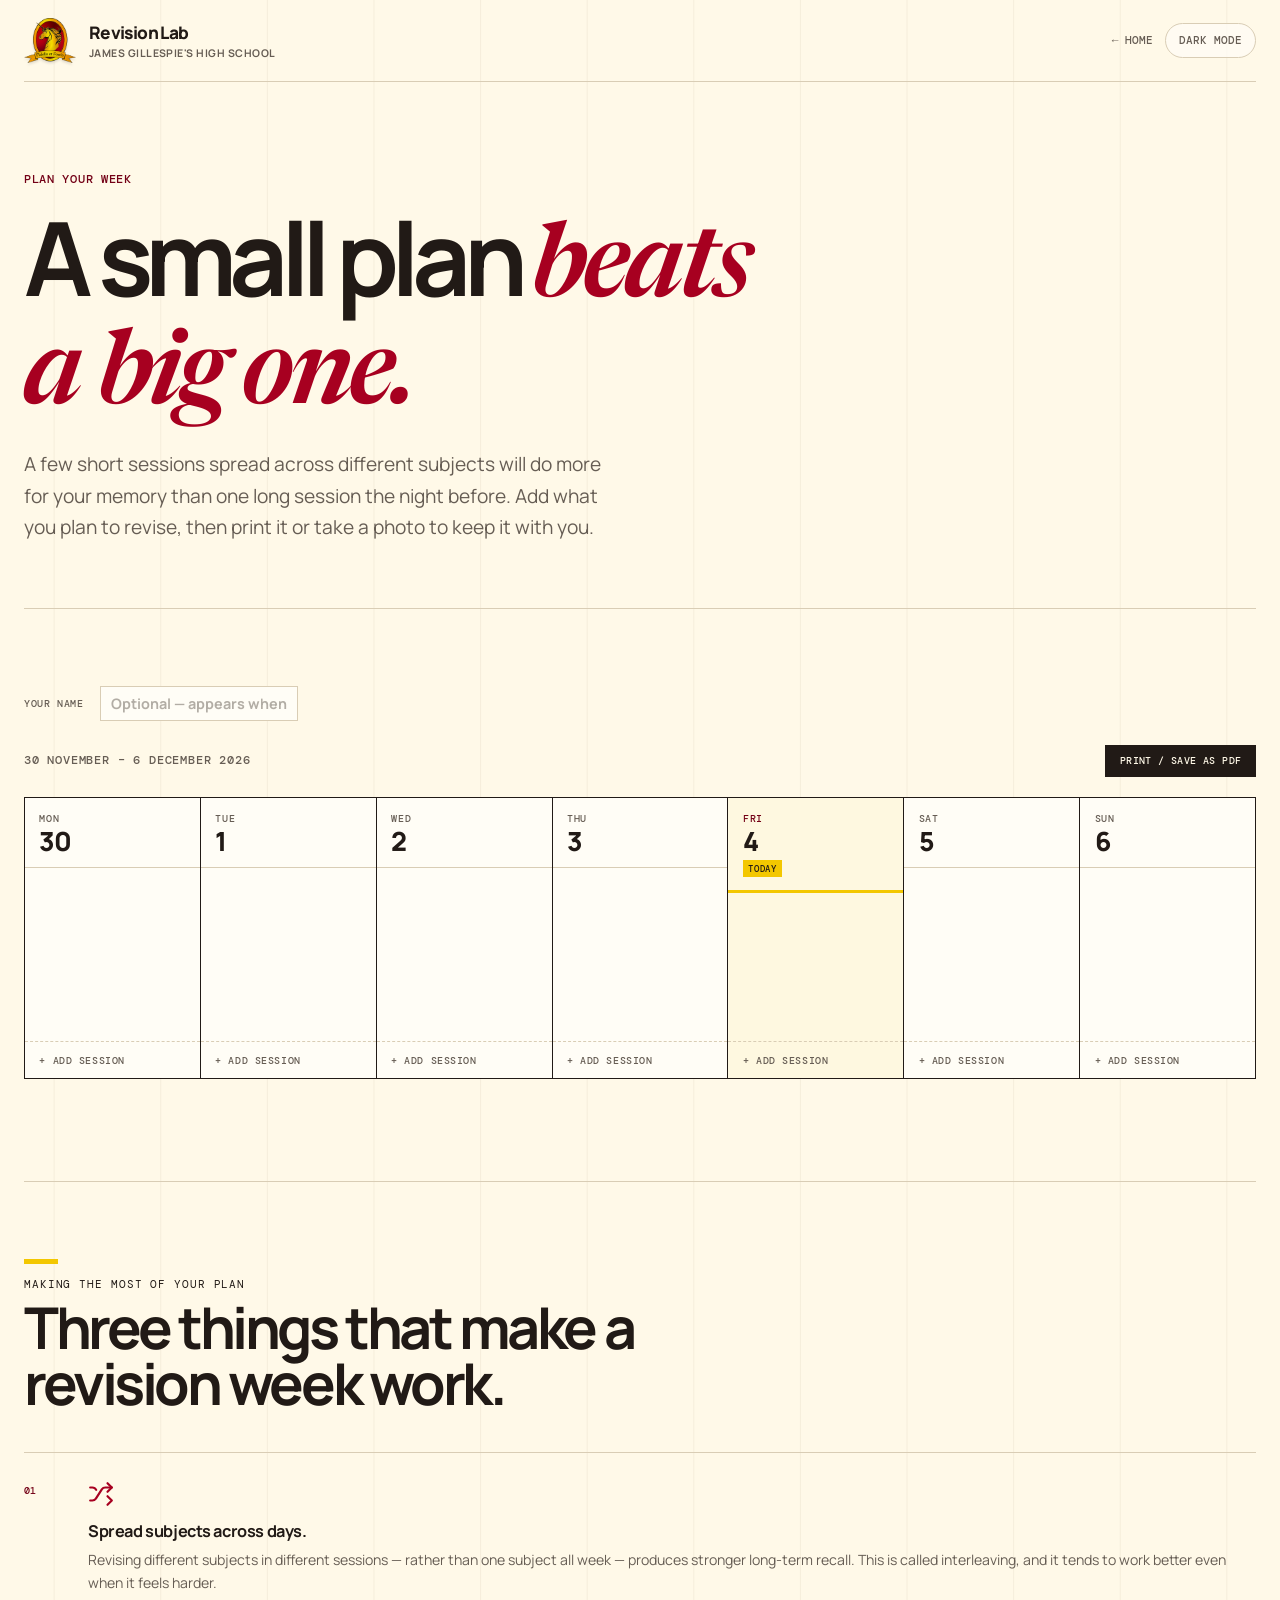
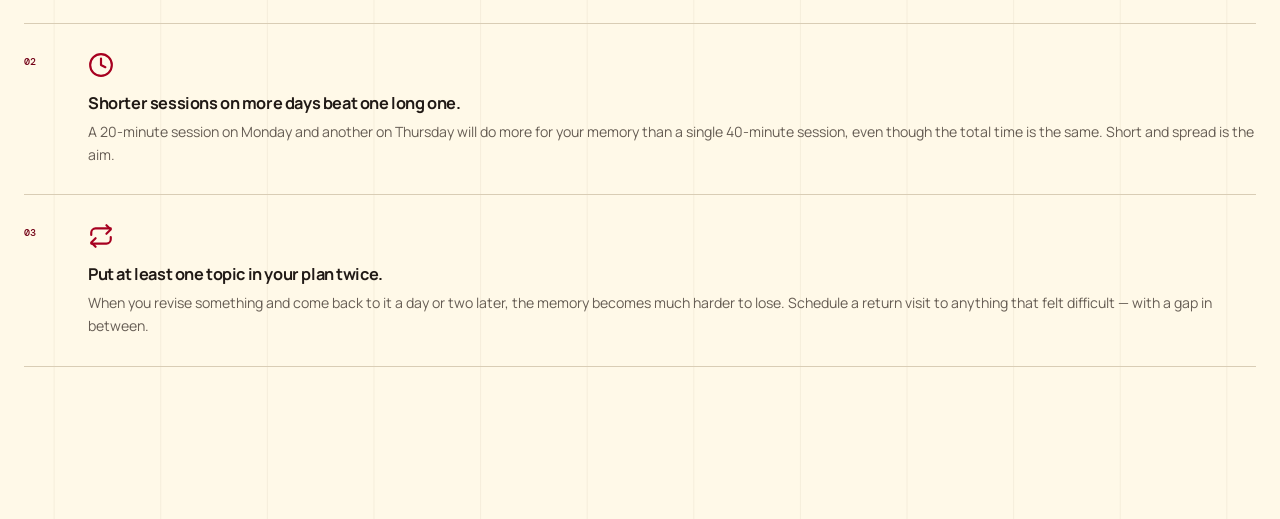
<file: plan.html>
<!doctype html>
<html lang="en-GB">
<head>
  <meta charset="utf-8">
  <meta name="viewport" content="width=device-width, initial-scale=1">
  <meta name="description" content="Plan a realistic revision week — spread your subjects, schedule short sessions and decide when to return.">
  <title>Plan your week — Revision Lab</title>
  <link rel="stylesheet" href="assets/styles.css">
  <script src="assets/app.js" defer></script>
</head>
<body>
  <header class="site-header">
    <a class="school-brand" href="index.html" aria-label="Revision Lab home">
      <img src="assets/jghs-crest.png" alt="" width="300" height="255">
      <span class="school-brand__copy">
        <strong>Revision Lab</strong>
        <small>James Gillespie's High School</small>
      </span>
    </a>
    <div class="header-actions">
      <a class="header-back" href="index.html"><span aria-hidden="true">←</span> Home</a>
      <button class="theme-toggle" type="button" aria-label="Switch colour theme">Dark mode</button>
    </div>
  </header>

  <main class="planner-page" id="planner">

    <section class="planner-hero" aria-labelledby="planner-title">
      <p class="eyebrow">Plan your week</p>
      <h1 id="planner-title">A small plan <em>beats a big one.</em></h1>
      <p class="planner-lead">A few short sessions spread across different subjects will do more for your memory than one long session the night before. Add what you plan to revise, then print it or take a photo to keep it with you.</p>
    </section>

    <section class="planner-tool" aria-labelledby="week-heading">

      <div class="planner-name">
        <label class="planner-name__label" for="planner-name-input">Your name</label>
        <input class="planner-name__input" type="text" id="planner-name-input" placeholder="Optional — appears when you print" maxlength="60" autocomplete="name">
      </div>

      <div class="week-header">
        <h2 id="week-heading" class="week-title" data-week-title>This week</h2>
        <div class="week-header-actions">
          <button class="planner-clear" type="button" data-clear-plan hidden>Clear</button>
          <button class="planner-print" type="button" data-print>Print / save as PDF</button>
        </div>
      </div>

      <div class="week-grid-scroll">
        <div class="week-grid" data-week-grid aria-label="Revision week planner">
          <!-- Populated by JavaScript -->
        </div>
      </div>
    </section>

    <section class="planner-principles" aria-labelledby="principles-title">
      <p class="section-label">Making the most of your plan</p>
      <h2 id="principles-title" class="planner-principles__heading">Three things that make a revision week work.</h2>
      <ol class="plan-tips">
        <li>
          <span>01</span>
          <div>
            <svg class="plan-tip__icon" aria-hidden="true" xmlns="http://www.w3.org/2000/svg" viewBox="0 0 24 24" fill="none" stroke="currentColor" stroke-width="2" stroke-linecap="round" stroke-linejoin="round"><path d="m18 14 4 4-4 4"/><path d="m18 2 4 4-4 4"/><path d="M2 18h1.973a4 4 0 0 0 3.3-1.7l5.454-8.6a4 4 0 0 1 3.3-1.7H22"/><path d="M2 6h1.972a4 4 0 0 1 3.6 2.2"/></svg>
            <strong>Spread subjects across days.</strong>
            <p>Revising different subjects in different sessions — rather than one subject all week — produces stronger long-term recall. This is called interleaving, and it tends to work better even when it feels harder.</p>
          </div>
        </li>
        <li>
          <span>02</span>
          <div>
            <svg class="plan-tip__icon" aria-hidden="true" xmlns="http://www.w3.org/2000/svg" viewBox="0 0 24 24" fill="none" stroke="currentColor" stroke-width="2" stroke-linecap="round" stroke-linejoin="round"><circle cx="12" cy="12" r="10"/><polyline points="12 6 12 12 16 14"/></svg>
            <strong>Shorter sessions on more days beat one long one.</strong>
            <p>A 20-minute session on Monday and another on Thursday will do more for your memory than a single 40-minute session, even though the total time is the same. Short and spread is the aim.</p>
          </div>
        </li>
        <li>
          <span>03</span>
          <div>
            <svg class="plan-tip__icon" aria-hidden="true" xmlns="http://www.w3.org/2000/svg" viewBox="0 0 24 24" fill="none" stroke="currentColor" stroke-width="2" stroke-linecap="round" stroke-linejoin="round"><path d="m17 2 4 4-4 4"/><path d="M3 11V9a4 4 0 0 1 4-4h14"/><path d="m7 22-4-4 4-4"/><path d="M21 13v2a4 4 0 0 1-4 4H3"/></svg>
            <strong>Put at least one topic in your plan twice.</strong>
            <p>When you revise something and come back to it a day or two later, the memory becomes much harder to lose. Schedule a return visit to anything that felt difficult — with a gap in between.</p>
          </div>
        </li>
      </ol>
    </section>

  </main>
</body>
</html>
</file>
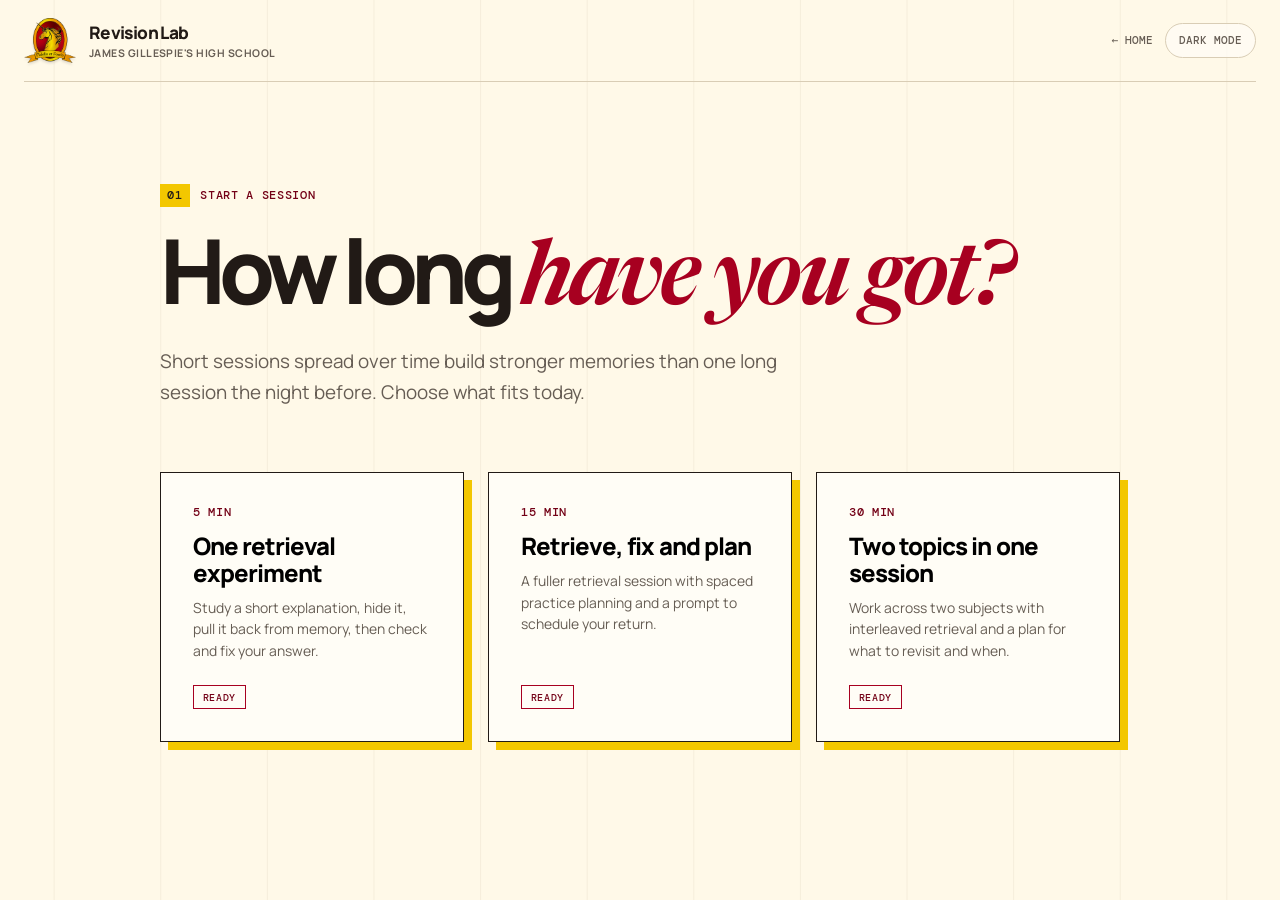
<file: start.html>
<!doctype html>
<html lang="en-GB">
<head>
  <meta charset="utf-8">
  <meta name="viewport" content="width=device-width, initial-scale=1">
  <meta name="description" content="Choose how long you have, name what you are revising, and start your revision session.">
  <title>Start a session — Revision Lab</title>
  <link rel="stylesheet" href="assets/styles.css">
  <script src="assets/app.js" defer></script>
</head>
<body>
  <header class="site-header">
    <a class="school-brand" href="index.html" aria-label="Revision Lab home">
      <img src="assets/jghs-crest.png" alt="" width="300" height="255">
      <span class="school-brand__copy">
        <strong>Revision Lab</strong>
        <small>James Gillespie's High School</small>
      </span>
    </a>
    <div class="header-actions">
      <a class="header-back" href="index.html"><span aria-hidden="true">←</span> Home</a>
      <button class="theme-toggle" type="button" aria-label="Switch colour theme">Dark mode</button>
    </div>
  </header>

  <main class="session-chooser" id="session-chooser" aria-live="polite">

    <section class="chooser-step" data-step="time" aria-labelledby="time-heading">
      <div class="chooser-intro">
        <p class="eyebrow"><span aria-hidden="true">01</span> Start a session</p>
        <h1 id="time-heading">How long <em>have you got?</em></h1>
        <p class="chooser-lead">Short sessions spread over time build stronger memories than one long session the night before. Choose what fits today.</p>
      </div>

      <div class="time-grid">

        <button class="time-tile" type="button" data-time="5">
          <p class="time-tile__label">5 min</p>
          <strong class="time-tile__name">One retrieval experiment</strong>
          <p class="time-tile__desc">Study a short explanation, hide it, pull it back from memory, then check and fix your answer.</p>
          <span class="time-tile__badge time-tile__badge--ready">Ready</span>
        </button>

        <button class="time-tile" type="button" data-time="15">
          <p class="time-tile__label">15 min</p>
          <strong class="time-tile__name">Retrieve, fix and plan</strong>
          <p class="time-tile__desc">A fuller retrieval session with spaced practice planning and a prompt to schedule your return.</p>
          <span class="time-tile__badge time-tile__badge--ready">Ready</span>
        </button>

        <button class="time-tile" type="button" data-time="30">
          <p class="time-tile__label">30 min</p>
          <strong class="time-tile__name">Two topics in one session</strong>
          <p class="time-tile__desc">Work across two subjects with interleaved retrieval and a plan for what to revisit and when.</p>
          <span class="time-tile__badge time-tile__badge--ready">Ready</span>
        </button>

      </div>
    </section>

    <section class="chooser-step" data-step="focus" aria-labelledby="focus-heading" hidden>
      <div class="chooser-intro">
        <p class="eyebrow"><span aria-hidden="true">02</span> Set your focus</p>
        <h2 id="focus-heading">What are you <em>revising?</em></h2>
        <p class="chooser-lead">Naming what you plan to revise before you start helps you stay focused and makes it easier to judge what you have learned afterwards.</p>
      </div>

      <div class="chooser-fields">

        <div class="chooser-field">
          <label class="chooser-label" for="subject-input">
            Subject <span class="chooser-optional">(optional)</span>
          </label>
          <input class="chooser-input" type="text" id="subject-input"
            placeholder="e.g. Higher Chemistry, English, Maths"
            maxlength="60" autocomplete="off">
        </div>

        <fieldset class="chooser-fieldset">
          <legend class="chooser-label">
            Type of task <span class="chooser-optional">(optional)</span>
          </legend>
          <div class="task-grid">
            <label class="task-option">
              <input type="radio" name="task-type" value="facts">
              <span>Facts and vocabulary</span>
            </label>
            <label class="task-option">
              <input type="radio" name="task-type" value="process">
              <span>A process or method</span>
            </label>
            <label class="task-option">
              <input type="radio" name="task-type" value="questions">
              <span>Practice questions</span>
            </label>
            <label class="task-option">
              <input type="radio" name="task-type" value="essay">
              <span>Essay or extended answer</span>
            </label>
            <label class="task-option">
              <input type="radio" name="task-type" value="other">
              <span>Something else</span>
            </label>
          </div>
        </fieldset>

      </div>

      <div class="chooser-nav">
        <button class="chooser-back" type="button" data-action="back"><span aria-hidden="true">←</span> Back</button>
        <button class="module-button module-button--primary" type="button" data-action="begin">Begin the session <span aria-hidden="true">→</span></button>
      </div>
    </section>

  </main>
</body>
</html>
</file>
<file: assets/styles.css>
@import url('https://fonts.googleapis.com/css2?family=DM+Mono:wght@400;500&family=Manrope:wght@400;600;700;800&family=Newsreader:ital,opsz,wght@1,6..72,600&display=swap');

:root {
  color-scheme: light;
  --paper: #fff9e8;
  --surface: #fffdf6;
  --ink: #211a16;
  --muted: #665d54;
  --line: #d9cdb5;
  --burgundy: #a70020;
  --burgundy-deep: #730016;
  --gold: #f3c700;
  --gold-soft: #ffe66a;
  --display: "Manrope", ui-sans-serif, system-ui, sans-serif;
  --serif: "Newsreader", Georgia, serif;
  --utility: "DM Mono", ui-monospace, monospace;
}

[data-theme="dark"] {
  color-scheme: dark;
  --paper: #211316;
  --surface: #2c181c;
  --ink: #fff7df;
  --muted: #d2c2b3;
  --line: #674049;
  --burgundy: #d32243;
  --burgundy-deep: #f04463;
  --gold: #f4cd1f;
  --gold-soft: #ffe66a;
}

* { box-sizing: border-box; }

html { scroll-behavior: smooth; }

body {
  margin: 0;
  min-height: 100vh;
  background:
    linear-gradient(90deg, color-mix(in srgb, var(--line) 26%, transparent) 1px, transparent 1px) 50% 0 / min(8.33vw, 110px) 100%,
    var(--paper);
  color: var(--ink);
  font-family: var(--display);
  transition: background-color 180ms ease, color 180ms ease;
}

a, button { font: inherit; }

button, textarea, input { accent-color: var(--burgundy); }

:focus-visible {
  outline: 3px solid var(--gold);
  outline-offset: 4px;
}

h1[tabindex="-1"]:focus,
h2[tabindex="-1"]:focus { outline: none; }

.site-header {
  display: flex;
  align-items: center;
  justify-content: space-between;
  width: min(1240px, calc(100% - 3rem));
  margin: 0 auto;
  padding: 1.15rem 0;
  border-bottom: 1px solid var(--line);
}

.school-brand {
  display: inline-flex;
  align-items: center;
  gap: 0.8rem;
  color: var(--ink);
  text-decoration: none;
}

.school-brand img {
  width: 52px;
  height: auto;
  filter: drop-shadow(0 2px 1px rgb(33 26 22 / 12%));
}

.school-brand__copy { display: grid; }

.school-brand strong {
  font-size: 1.08rem;
  font-weight: 800;
  letter-spacing: -0.035em;
}

.school-brand small {
  margin-top: 0.1rem;
  color: var(--muted);
  font-size: 0.66rem;
  font-weight: 700;
  letter-spacing: 0.045em;
  text-transform: uppercase;
}

.theme-toggle {
  padding: 0.58rem 0.8rem;
  border: 1px solid var(--line);
  border-radius: 999px;
  background: color-mix(in srgb, var(--surface) 76%, transparent);
  color: var(--muted);
  cursor: pointer;
  font-family: var(--utility);
  font-size: 0.7rem;
  font-weight: 500;
  text-transform: uppercase;
}

.header-actions {
  display: flex;
  align-items: center;
  gap: 0.75rem;
}

.header-back {
  color: var(--muted);
  font-family: var(--utility);
  font-size: 0.7rem;
  font-weight: 500;
  text-decoration: none;
  text-transform: uppercase;
}

.header-back:hover { color: var(--ink); }

.hero {
  display: grid;
  grid-template-columns: minmax(0, 1.1fr) minmax(390px, 0.9fr);
  gap: clamp(3rem, 7vw, 7rem);
  align-items: center;
  width: min(1240px, calc(100% - 3rem));
  min-height: 78vh;
  margin: 0 auto;
  padding: clamp(4.5rem, 9vw, 8rem) 0;
}

.eyebrow {
  display: flex;
  align-items: center;
  gap: 0.65rem;
  margin: 0 0 1.5rem;
  color: var(--burgundy-deep);
  font-family: var(--utility);
  font-size: 0.72rem;
  font-weight: 500;
  letter-spacing: 0.06em;
  text-transform: uppercase;
}

.eyebrow span {
  padding: 0.25rem 0.45rem;
  background: var(--gold);
  color: #211a16;
}

.hero h1 {
  max-width: 760px;
  margin: 0;
  font-size: clamp(4rem, 8.5vw, 8.5rem);
  font-weight: 800;
  line-height: 0.84;
  letter-spacing: -0.085em;
}

.hero h1 em {
  color: var(--burgundy);
  font-family: var(--serif);
  font-weight: 600;
  letter-spacing: -0.045em;
}

.hero-intro {
  max-width: 610px;
  margin: 2.2rem 0;
  color: var(--muted);
  font-size: clamp(1.08rem, 1.6vw, 1.32rem);
  line-height: 1.6;
}

.hero-actions {
  display: flex;
  align-items: center;
  gap: 1.4rem;
}

.primary-link {
  display: inline-flex;
  align-items: center;
  gap: 1rem;
  padding: 0.95rem 1.15rem;
  background: var(--burgundy);
  color: #fff;
  font-size: 0.88rem;
  font-weight: 800;
  text-decoration: none;
  box-shadow: 6px 6px 0 var(--gold);
  transition: transform 140ms ease, box-shadow 140ms ease;
}

.primary-link:hover {
  transform: translate(3px, 3px);
  box-shadow: 3px 3px 0 var(--gold);
}

.hero-actions p {
  max-width: 180px;
  margin: 0;
  color: var(--muted);
  font-family: var(--utility);
  font-size: 0.66rem;
  line-height: 1.55;
  text-transform: uppercase;
}

.lab-card {
  position: relative;
  padding: clamp(1.7rem, 4vw, 2.7rem);
  overflow: hidden;
  border: 1px solid var(--ink);
  background: var(--surface);
  box-shadow: 13px 13px 0 var(--burgundy);
  transform: rotate(1.2deg);
}

.lab-card::before {
  position: absolute;
  top: -30px;
  right: -28px;
  width: 118px;
  height: 118px;
  border: 18px solid var(--gold);
  border-radius: 50%;
  content: "";
  opacity: 0.88;
}

.lab-card__topline {
  display: flex;
  justify-content: space-between;
  padding-bottom: 1rem;
  border-bottom: 1px solid var(--line);
  color: var(--burgundy-deep);
  font-family: var(--utility);
  font-size: 0.68rem;
  font-weight: 500;
  letter-spacing: 0.04em;
  text-transform: uppercase;
}

.lab-card h2 {
  max-width: 360px;
  margin: 2rem 0 0.7rem;
  font-size: clamp(1.9rem, 3.2vw, 3rem);
  line-height: 1.02;
  letter-spacing: -0.055em;
}

.lab-card > p {
  max-width: 330px;
  margin: 0;
  color: var(--muted);
  font-size: 0.95rem;
  line-height: 1.5;
}

.revision-cycle {
  margin: 2rem 0 0;
  padding: 0;
  list-style: none;
}

.revision-cycle li {
  display: grid;
  grid-template-columns: 2.2rem 1fr;
  gap: 0 0.8rem;
  padding: 0.85rem 0;
  border-top: 1px solid var(--line);
}

.revision-cycle span {
  grid-row: 1 / 3;
  color: var(--burgundy-deep);
  font-family: var(--utility);
  font-size: 0.7rem;
  font-weight: 500;
}

.revision-cycle strong {
  font-size: 1.05rem;
  letter-spacing: -0.025em;
}

.revision-cycle small {
  margin-top: 0.16rem;
  color: var(--muted);
  font-size: 0.76rem;
}

.lab-card__stamp {
  position: absolute;
  right: 1.2rem;
  bottom: 1.1rem;
  display: grid;
  place-items: center;
  width: 62px;
  height: 62px;
  border: 2px solid var(--burgundy);
  border-radius: 50%;
  color: var(--burgundy);
  font-family: var(--utility);
  font-size: 0.68rem;
  font-weight: 500;
  line-height: 1.1;
  text-align: center;
  text-transform: uppercase;
  transform: rotate(-10deg);
}

.lab-card__link {
  display: inline-flex;
  align-items: center;
  gap: 0.7rem;
  margin-top: 1.25rem;
  color: var(--burgundy-deep);
  font-size: 0.76rem;
  font-weight: 800;
  text-decoration-thickness: 1px;
  text-underline-offset: 0.25rem;
}

/* Interactive retrieval module */

.module-page { background-attachment: fixed; }

.module {
  display: grid;
  grid-template-columns: 210px minmax(0, 820px);
  gap: clamp(2.5rem, 7vw, 7rem);
  width: min(1180px, calc(100% - 3rem));
  margin: 0 auto;
  padding: clamp(3.5rem, 7vw, 6.5rem) 0 7rem;
}

.module-rail {
  position: sticky;
  top: 1.5rem;
  align-self: start;
}

.module-rail__time {
  margin: 0 0 1.3rem;
  color: var(--burgundy-deep);
  font-family: var(--utility);
  font-size: 0.68rem;
  font-weight: 500;
  letter-spacing: 0.045em;
  text-transform: uppercase;
}

.module-progress {
  margin: 0;
  padding: 0;
  border-top: 1px solid var(--line);
  list-style: none;
}

.module-progress li {
  display: grid;
  grid-template-columns: 2.1rem 1fr;
  align-items: center;
  min-height: 47px;
  border-bottom: 1px solid var(--line);
  color: var(--muted);
  font-size: 0.78rem;
  font-weight: 700;
  transition: color 160ms ease, padding 160ms ease;
}

.module-progress li span {
  font-family: var(--utility);
  font-size: 0.63rem;
  font-weight: 500;
}

.module-progress li.is-current {
  padding-left: 0.55rem;
  border-left: 4px solid var(--gold);
  color: var(--ink);
}

.module-progress li.is-complete { color: var(--burgundy-deep); }

.module-progress li.is-complete span::after {
  margin-left: 0.25rem;
  content: "✓";
}

.module-rail__note {
  margin: 1.3rem 0 0;
  color: var(--muted);
  font-size: 0.67rem;
  line-height: 1.55;
}

.experiment { min-width: 0; }

.module-screen {
  animation: screen-in 280ms ease both;
}

@keyframes screen-in {
  from { opacity: 0; transform: translateY(10px); }
  to { opacity: 1; transform: translateY(0); }
}

.experiment-number,
.screen-step {
  margin: 0 0 1.25rem;
  color: var(--burgundy-deep);
  font-family: var(--utility);
  font-size: 0.7rem;
  font-weight: 500;
  letter-spacing: 0.06em;
  text-transform: uppercase;
}

.module-screen h1 {
  max-width: 780px;
  margin: 0;
  font-size: clamp(3.2rem, 7vw, 6.7rem);
  font-weight: 800;
  line-height: 0.9;
  letter-spacing: -0.075em;
}

.module-screen h1 em {
  color: var(--burgundy);
  font-family: var(--serif);
  font-weight: 600;
  letter-spacing: -0.035em;
}

.module-screen h2 {
  max-width: 760px;
  margin: 0;
  font-size: clamp(2.45rem, 5vw, 4.7rem);
  line-height: 0.96;
  letter-spacing: -0.06em;
}

.module-lead,
.screen-intro {
  max-width: 680px;
  color: var(--muted);
  font-size: clamp(1.02rem, 1.6vw, 1.2rem);
  line-height: 1.65;
}

.module-lead { margin: 1.7rem 0 0; }
.screen-intro { margin: 1.1rem 0 2.3rem; }

.experiment-setup {
  display: grid;
  grid-template-columns: repeat(3, 1fr);
  margin: clamp(2.5rem, 5vw, 4rem) 0;
  border-block: 1px solid var(--line);
}

.experiment-setup div {
  padding: 1.35rem 1.35rem 1.5rem 0;
}

.experiment-setup div + div {
  padding-left: 1.35rem;
  border-left: 1px solid var(--line);
}

.experiment-setup span {
  color: var(--burgundy-deep);
  font-family: var(--utility);
  font-size: 0.66rem;
}

.experiment-setup p {
  margin: 0.55rem 0 0;
  color: var(--muted);
  font-size: 0.84rem;
  line-height: 1.5;
}

.experiment-setup strong { color: var(--ink); }

.module-action-row {
  display: flex;
  align-items: center;
  gap: 1.5rem;
}

.module-action-row p {
  max-width: 260px;
  margin: 0;
  color: var(--muted);
  font-family: var(--utility);
  font-size: 0.64rem;
  line-height: 1.55;
  text-transform: uppercase;
}

.module-button {
  display: inline-flex;
  align-items: center;
  justify-content: center;
  gap: 1rem;
  min-height: 50px;
  padding: 0.9rem 1.15rem;
  border: 1px solid var(--burgundy);
  border-radius: 0;
  cursor: pointer;
  font-size: 0.86rem;
  font-weight: 800;
  text-decoration: none;
}

.module-button--primary {
  background: var(--burgundy);
  color: #fff;
  box-shadow: 6px 6px 0 var(--gold);
  transition: transform 140ms ease, box-shadow 140ms ease;
}

.module-button--primary:hover {
  transform: translate(3px, 3px);
  box-shadow: 3px 3px 0 var(--gold);
}

.module-button--secondary {
  border-color: var(--line);
  background: var(--surface);
  color: var(--ink);
}

.study-sheet {
  position: relative;
  max-width: 700px;
  padding: clamp(1.5rem, 4vw, 2.6rem);
  overflow: hidden;
  border: 1px solid var(--ink);
  background: var(--surface);
  box-shadow: 10px 10px 0 var(--burgundy);
}

.study-sheet::after {
  position: absolute;
  right: -35px;
  bottom: -35px;
  width: 105px;
  height: 105px;
  border: 16px solid var(--gold);
  border-radius: 50%;
  content: "";
}

.study-sheet p {
  position: relative;
  z-index: 1;
  max-width: 600px;
  margin: 0;
  color: var(--muted);
  font-size: clamp(1rem, 1.7vw, 1.16rem);
  line-height: 1.65;
}

.study-sheet p + p { margin-top: 1rem; }

.study-sheet .study-sheet__question {
  padding-bottom: 1.15rem;
  border-bottom: 1px solid var(--line);
  color: var(--ink);
  font-size: clamp(1.35rem, 2.7vw, 2rem);
  font-weight: 800;
  line-height: 1.15;
  letter-spacing: -0.04em;
}

.study-sheet strong {
  color: var(--ink);
  box-shadow: inset 0 -0.35em 0 color-mix(in srgb, var(--gold) 55%, transparent);
}

.study-timer {
  display: grid;
  grid-template-columns: auto min-content auto 1fr;
  gap: 0.65rem;
  align-items: center;
  max-width: 700px;
  margin: 2rem 0;
  color: var(--muted);
  font-family: var(--utility);
  font-size: 0.64rem;
  letter-spacing: 0.03em;
  text-transform: uppercase;
}

.study-timer strong {
  color: var(--burgundy-deep);
  font-size: 1rem;
}

.study-timer__track {
  height: 5px;
  overflow: hidden;
  background: var(--line);
}

.study-timer__track span {
  display: block;
  width: 100%;
  height: 100%;
  background: var(--burgundy);
  transform-origin: left;
}

.answer-field {
  display: grid;
  max-width: 740px;
  margin-bottom: 1.8rem;
}

.answer-field > span,
.confidence-field legend,
.retry-rating legend,
.return-options legend {
  margin-bottom: 0.75rem;
  color: var(--ink);
  font-size: 0.78rem;
  font-weight: 800;
}

.answer-field textarea {
  width: 100%;
  resize: vertical;
  border: 1px solid var(--ink);
  border-radius: 0;
  background:
    repeating-linear-gradient(transparent, transparent 2.05rem, color-mix(in srgb, var(--line) 70%, transparent) 2.05rem, color-mix(in srgb, var(--line) 70%, transparent) calc(2.05rem + 1px)),
    var(--surface);
  color: var(--ink);
  font-family: var(--display);
  font-size: 1rem;
  line-height: 2.05rem;
  padding: 1rem 1.15rem;
  box-shadow: 7px 7px 0 color-mix(in srgb, var(--burgundy) 90%, transparent);
}

.answer-field textarea::placeholder { color: color-mix(in srgb, var(--muted) 70%, transparent); }

.confidence-field,
.retry-rating,
.return-options,
.checklist {
  max-width: 740px;
  margin: 0 0 2rem;
  padding: 0;
  border: 0;
}

.confidence-field {
  display: flex;
  flex-wrap: wrap;
  gap: 0.65rem;
}

.confidence-field legend { width: 100%; }

.confidence-field label,
.retry-rating label {
  position: relative;
  cursor: pointer;
}

.confidence-field input,
.retry-rating input { position: absolute; opacity: 0; }

.confidence-field span,
.retry-rating span {
  display: grid;
  place-items: center;
  min-height: 42px;
  padding: 0.65rem 0.9rem;
  border: 1px solid var(--line);
  background: color-mix(in srgb, var(--surface) 75%, transparent);
  color: var(--muted);
  font-size: 0.75rem;
  font-weight: 700;
}

.confidence-field input:checked + span,
.retry-rating input:checked + span {
  border-color: var(--burgundy);
  background: var(--burgundy);
  color: #fff;
}

.confidence-field input:focus-visible + span,
.retry-rating input:focus-visible + span,
.return-options input:focus-visible + span,
.checklist input:focus-visible + span {
  outline: 3px solid var(--gold);
  outline-offset: 3px;
}

.validation-message {
  margin: -0.65rem 0 1.2rem;
  color: var(--burgundy-deep);
  font-size: 0.78rem;
  font-weight: 800;
}

.attempt-copy {
  max-width: 740px;
  margin: 0 0 2rem;
  padding: 1.2rem 1.35rem;
  border-left: 5px solid var(--gold);
  background: color-mix(in srgb, var(--surface) 78%, transparent);
}

.attempt-copy span,
.comparison article > span {
  color: var(--burgundy-deep);
  font-family: var(--utility);
  font-size: 0.64rem;
  font-style: normal;
  letter-spacing: 0.04em;
  text-transform: uppercase;
}

.attempt-copy p {
  margin: 0.65rem 0 0;
  color: var(--ink);
  font-size: 0.95rem;
  font-style: normal;
  line-height: 1.6;
  white-space: pre-wrap;
}

.checklist label {
  display: grid;
  grid-template-columns: 1.4rem 1fr;
  gap: 1rem;
  align-items: start;
  padding: 1.1rem 0;
  border-top: 1px solid var(--line);
  cursor: pointer;
}

.checklist label:last-child { border-bottom: 1px solid var(--line); }

.checklist input {
  width: 1.25rem;
  height: 1.25rem;
  margin: 0.1rem 0 0;
}

.checklist span {
  color: var(--muted);
  font-size: 0.88rem;
  line-height: 1.55;
}

.checklist strong { color: var(--ink); }

.check-result {
  max-width: 740px;
  margin: -0.7rem 0 2rem;
  padding: 1rem 1.2rem;
  background: var(--gold);
  color: #211a16;
}

.check-result strong { font-size: 0.9rem; }
.check-result p { margin: 0.2rem 0 0; font-size: 0.75rem; }

.gap-list {
  max-width: 740px;
  margin: 0 0 2rem;
  border-block: 1px solid var(--line);
}

.gap-list article {
  display: grid;
  grid-template-columns: 2.2rem 1fr;
  gap: 1rem;
  padding: 1rem 0;
}

.gap-list article + article { border-top: 1px solid var(--line); }

.gap-list article > span {
  color: var(--burgundy-deep);
  font-family: var(--utility);
  font-size: 0.65rem;
}

.gap-list strong { font-size: 0.9rem; }
.gap-list p { margin: 0.25rem 0 0; color: var(--muted); font-size: 0.82rem; line-height: 1.5; }

.gap-list__success {
  margin: 0;
  padding: 1.1rem 0;
  color: var(--muted);
  font-size: 0.9rem;
  line-height: 1.55;
}

.comparison {
  display: grid;
  grid-template-columns: 1fr 1fr;
  max-width: 780px;
  margin-bottom: 2rem;
  border: 1px solid var(--ink);
  background: var(--surface);
  box-shadow: 9px 9px 0 var(--burgundy);
}

.comparison article { padding: 1.4rem; }
.comparison article + article { border-left: 1px solid var(--line); }

.comparison p {
  margin: 0.8rem 0 0;
  color: var(--muted);
  font-size: 0.88rem;
  line-height: 1.65;
  white-space: pre-wrap;
}

.comparison__model { background: color-mix(in srgb, var(--gold) 13%, var(--surface)); }

.retry-rating {
  display: flex;
  flex-wrap: wrap;
  gap: 0.6rem;
}

.retry-rating legend { width: 100%; }
.retry-rating span { width: 44px; padding-inline: 0.5rem; }

.return-options label {
  display: grid;
  grid-template-columns: 1.35rem 1fr;
  gap: 1rem;
  align-items: center;
  padding: 1rem 0;
  border-top: 1px solid var(--line);
  cursor: pointer;
}

.return-options label:last-child { border-bottom: 1px solid var(--line); }
.return-options input { width: 1.15rem; height: 1.15rem; margin: 0; }
.return-options label > span { display: grid; gap: 0.15rem; }
.return-options strong { font-size: 0.9rem; }
.return-options small { color: var(--muted); font-size: 0.73rem; }

.module-complete { max-width: 780px; }

.complete-mark {
  display: grid;
  place-items: center;
  width: 68px;
  height: 68px;
  margin-bottom: 1.5rem;
  border: 2px solid var(--burgundy);
  border-radius: 50%;
  color: var(--burgundy);
  font-family: var(--utility);
  font-size: 1.4rem;
  transform: rotate(-7deg);
}

.experiment-summary {
  display: grid;
  grid-template-columns: repeat(3, 1fr);
  margin: 2.5rem 0;
  border-block: 1px solid var(--line);
}

.experiment-summary div { padding: 1.2rem 1.2rem 1.2rem 0; }
.experiment-summary div + div { padding-left: 1.2rem; border-left: 1px solid var(--line); }
.experiment-summary dt { color: var(--muted); font-family: var(--utility); font-size: 0.62rem; text-transform: uppercase; }
.experiment-summary dd { margin: 0.45rem 0 0; font-size: 0.92rem; font-weight: 800; }

.takeaway {
  padding: 1.25rem 1.4rem;
  border: 1px solid var(--ink);
  background: var(--surface);
  box-shadow: 7px 7px 0 var(--gold);
}

.takeaway p { margin: 0; color: var(--muted); font-size: 0.86rem; line-height: 1.55; }
.takeaway p + p { margin-top: 0.35rem; }
.takeaway strong { color: var(--ink); }

.complete-actions { display: flex; flex-wrap: wrap; gap: 1rem; margin-top: 2.2rem; }

.visually-hidden {
  position: absolute !important;
  width: 1px !important;
  height: 1px !important;
  padding: 0 !important;
  margin: -1px !important;
  overflow: hidden !important;
  clip: rect(0, 0, 0, 0) !important;
  white-space: nowrap !important;
  border: 0 !important;
}

.project {
  position: relative;
  display: grid;
  grid-template-columns: 150px minmax(0, 760px) 1fr;
  gap: clamp(2rem, 5vw, 5rem);
  padding: clamp(4.5rem, 8vw, 7rem) max(1.5rem, calc((100vw - 1240px) / 2));
  overflow: hidden;
  background: var(--burgundy-deep);
  color: #fff8e5;
}

.project::after {
  position: absolute;
  right: -8vw;
  bottom: -16vw;
  width: 38vw;
  height: 38vw;
  border: 5vw solid var(--gold);
  border-radius: 50%;
  content: "";
  opacity: 0.13;
}

.section-label {
  margin: 0;
  font-family: var(--utility);
  font-size: 0.7rem;
  letter-spacing: 0.08em;
  text-transform: uppercase;
}

.section-label::before {
  display: block;
  width: 34px;
  height: 5px;
  margin-bottom: 0.8rem;
  background: var(--gold);
  content: "";
}

.project h2 {
  margin: 0 0 1.3rem;
  font-size: clamp(2.2rem, 5vw, 5rem);
  line-height: 0.98;
  letter-spacing: -0.065em;
}

.project div > p {
  max-width: 630px;
  margin: 0;
  color: #eed9d8;
  font-size: 1.05rem;
  line-height: 1.65;
}

.motto {
  align-self: end;
  justify-self: end;
  margin: 0;
  color: var(--gold-soft);
  font-family: var(--serif);
  font-size: clamp(1.15rem, 2vw, 1.7rem);
  font-style: italic;
}

@media (max-width: 860px) {
  .hero {
    grid-template-columns: 1fr;
    gap: 4rem;
    min-height: auto;
  }

  .lab-card { transform: rotate(0.5deg); }

  .project { grid-template-columns: 1fr; }
  .motto { justify-self: start; }

  .module {
    grid-template-columns: 1fr;
    gap: 2.2rem;
  }

  .module-rail {
    position: static;
    overflow: hidden;
  }

  .module-progress {
    display: grid;
    grid-template-columns: repeat(6, 1fr);
    border-bottom: 1px solid var(--line);
  }

  .module-progress li {
    display: flex;
    justify-content: center;
    min-height: 38px;
    border-bottom: 0;
    font-size: 0;
  }

  .module-progress li span { font-size: 0.62rem; }
  .module-progress li.is-current { padding-left: 0; border-left: 0; border-bottom: 4px solid var(--gold); }
  .module-rail__time { margin-bottom: 0.8rem; }
  .module-rail__note { display: none; }
}

@media (max-width: 560px) {
  .site-header, .hero { width: min(100% - 2rem, 1240px); }
  .school-brand img { width: 44px; }
  .school-brand small { font-size: 0.56rem; }
  .theme-toggle { font-size: 0.62rem; }
  .hero { padding: 4rem 0 5rem; }
  .hero h1 { font-size: clamp(3.7rem, 19vw, 5.5rem); }
  .hero-actions { align-items: flex-start; flex-direction: column; }
  .lab-card { box-shadow: 8px 8px 0 var(--burgundy); }
  .lab-card__stamp { display: none; }

  .header-actions { gap: 0.5rem; }
  .header-back { display: none; }
  .module { width: min(100% - 2rem, 1180px); padding: 2.5rem 0 5rem; }
  .module-screen h1 { font-size: clamp(3rem, 15vw, 4.8rem); }
  .module-screen h2 { font-size: clamp(2.3rem, 11vw, 3.5rem); }
  .experiment-setup { grid-template-columns: 1fr; }
  .experiment-setup div { padding: 1rem 0; }
  .experiment-setup div + div { padding-left: 0; border-top: 1px solid var(--line); border-left: 0; }
  .module-action-row { align-items: flex-start; flex-direction: column; }
  .module-button { width: 100%; }
  .study-sheet { box-shadow: 7px 7px 0 var(--burgundy); }
  .study-timer { grid-template-columns: auto min-content auto; }
  .study-timer__track { grid-column: 1 / -1; }
  .confidence-field { display: grid; grid-template-columns: 1fr; }
  .comparison { grid-template-columns: 1fr; box-shadow: 7px 7px 0 var(--burgundy); }
  .comparison article + article { border-top: 1px solid var(--line); border-left: 0; }
  .experiment-summary { grid-template-columns: 1fr; }
  .experiment-summary div { padding: 0.9rem 0; }
  .experiment-summary div + div { padding-left: 0; border-top: 1px solid var(--line); border-left: 0; }
}

@media (prefers-reduced-motion: reduce) {
  *, *::before, *::after {
    scroll-behavior: auto !important;
    transition-duration: 0.01ms !important;
  }

  .module-screen { animation: none; }
}

/* ——— Plan your week ——— */

.planner-page {
  width: min(1240px, calc(100% - 3rem));
  margin: 0 auto;
  padding: clamp(3.5rem, 7vw, 6rem) 0 7rem;
}

.planner-hero {
  margin-bottom: clamp(3rem, 6vw, 5rem);
  padding-bottom: clamp(2.5rem, 5vw, 4rem);
  border-bottom: 1px solid var(--line);
}

.planner-hero h1 {
  max-width: 780px;
  margin: 0.5rem 0 0;
  font-size: clamp(3.2rem, 8vw, 6.8rem);
  line-height: 0.9;
  letter-spacing: -0.075em;
}

.planner-hero h1 em {
  color: var(--burgundy);
  font-family: var(--serif);
  font-weight: 600;
  letter-spacing: -0.04em;
}

.planner-lead {
  max-width: 600px;
  margin: 1.5rem 0 0;
  color: var(--muted);
  font-size: clamp(1rem, 1.7vw, 1.2rem);
  line-height: 1.65;
}

/* Week header */

.planner-tool { margin-bottom: clamp(4rem, 8vw, 7rem); }

.planner-name {
  display: flex;
  align-items: center;
  gap: 1rem;
  margin-bottom: 1.5rem;
}

.planner-name__label {
  color: var(--muted);
  font-family: var(--utility);
  font-size: 0.65rem;
  font-weight: 500;
  letter-spacing: 0.06em;
  text-transform: uppercase;
  white-space: nowrap;
}

.planner-name__input {
  max-width: 340px;
  padding: 0.45rem 0.65rem;
  border: 1px solid var(--line);
  border-radius: 0;
  background: var(--surface);
  color: var(--ink);
  font-family: var(--display);
  font-size: 0.9rem;
  font-weight: 700;
}

.planner-name__input::placeholder { color: color-mix(in srgb, var(--muted) 50%, transparent); }
.planner-name__input:focus { border-color: var(--burgundy); outline: none; }

.week-header {
  display: flex;
  align-items: center;
  justify-content: space-between;
  margin-bottom: 1.25rem;
}

.week-title {
  margin: 0;
  color: var(--muted);
  font-family: var(--utility);
  font-size: 0.72rem;
  font-weight: 500;
  letter-spacing: 0.07em;
  text-transform: uppercase;
}

.week-header-actions {
  display: flex;
  align-items: center;
  gap: 0.75rem;
}

.planner-clear {
  padding: 0;
  border: 0;
  background: none;
  color: var(--muted);
  cursor: pointer;
  font-family: var(--utility);
  font-size: 0.65rem;
  font-weight: 500;
  letter-spacing: 0.04em;
  text-transform: uppercase;
}

.planner-clear:hover { color: var(--burgundy); }

.planner-print {
  padding: 0.52rem 0.85rem;
  border: 1px solid var(--ink);
  background: var(--ink);
  color: var(--paper);
  cursor: pointer;
  font-family: var(--utility);
  font-size: 0.62rem;
  font-weight: 500;
  letter-spacing: 0.04em;
  text-transform: uppercase;
}

.planner-print:hover { background: var(--burgundy); border-color: var(--burgundy); }

/* Week grid */

.week-grid-scroll { overflow-x: auto; }

.week-grid {
  display: grid;
  grid-template-columns: repeat(7, minmax(150px, 1fr));
  min-width: 800px;
  border: 1px solid var(--ink);
  background: var(--ink);
  gap: 1px;
  box-shadow: 10px 10px 0 var(--burgundy);
}

.day-col {
  display: flex;
  flex-direction: column;
  background: var(--surface);
  min-height: 280px;
}

.day-col--today { background: color-mix(in srgb, var(--gold) 9%, var(--surface)); }

.day-col__header {
  padding: 0.9rem 0.9rem 0.8rem;
  border-bottom: 1px solid var(--line);
}

.day-col--today .day-col__header { border-bottom: 3px solid var(--gold); }

.day-name {
  display: block;
  color: var(--muted);
  font-family: var(--utility);
  font-size: 0.6rem;
  font-weight: 500;
  letter-spacing: 0.08em;
  text-transform: uppercase;
}

.day-col--today .day-name { color: var(--burgundy-deep); }

.day-date {
  display: block;
  margin-top: 0.2rem;
  font-size: 1.65rem;
  font-weight: 800;
  line-height: 1;
  letter-spacing: -0.045em;
}

.day-today {
  display: inline-block;
  margin-top: 0.3rem;
  padding: 0.15rem 0.35rem;
  background: var(--gold);
  color: #211a16;
  font-family: var(--utility);
  font-size: 0.55rem;
  font-weight: 500;
  letter-spacing: 0.07em;
  text-transform: uppercase;
}

/* Session list */

.day-sessions {
  flex: 1;
  display: flex;
  flex-direction: column;
  gap: 0.45rem;
  margin: 0;
  padding: 0.65rem;
  list-style: none;
}

.session-card {
  display: flex;
  align-items: flex-start;
  justify-content: space-between;
  gap: 0.4rem;
  padding: 0.6rem 0.65rem;
  border-left: 3px solid var(--burgundy);
  background: var(--paper);
}

.session-card__body { display: grid; gap: 0.15rem; min-width: 0; }

.session-subject {
  overflow: hidden;
  font-size: 0.8rem;
  font-weight: 800;
  letter-spacing: -0.02em;
  text-overflow: ellipsis;
  white-space: nowrap;
}

.session-duration {
  color: var(--muted);
  font-family: var(--utility);
  font-size: 0.58rem;
  font-weight: 500;
  letter-spacing: 0.04em;
  text-transform: uppercase;
}

.session-remove {
  flex-shrink: 0;
  width: 20px;
  height: 20px;
  padding: 0;
  border: 0;
  background: none;
  color: var(--muted);
  cursor: pointer;
  font-size: 1.05rem;
  line-height: 1;
  text-align: center;
}

.session-remove:hover { color: var(--burgundy); }

/* Add session button */

.add-session-btn {
  width: 100%;
  padding: 0.7rem 0.9rem;
  border: 0;
  border-top: 1px dashed var(--line);
  background: none;
  color: var(--muted);
  cursor: pointer;
  font-family: var(--utility);
  font-size: 0.6rem;
  font-weight: 500;
  letter-spacing: 0.06em;
  text-align: left;
  text-transform: uppercase;
}

.add-session-btn:hover {
  color: var(--burgundy-deep);
  background: color-mix(in srgb, var(--gold) 8%, transparent);
}

/* Add session form */

.add-session-form {
  padding: 0.75rem 0.85rem 0.9rem;
  border-top: 1px solid var(--line);
}

.add-session-label {
  display: grid;
  gap: 0.3rem;
  margin-bottom: 0.65rem;
}

.add-session-label > span {
  color: var(--muted);
  font-family: var(--utility);
  font-size: 0.57rem;
  font-weight: 500;
  letter-spacing: 0.07em;
  text-transform: uppercase;
}

.subject-input {
  width: 100%;
  padding: 0.42rem 0.55rem;
  border: 1px solid var(--line);
  border-radius: 0;
  background: var(--surface);
  color: var(--ink);
  font-family: var(--display);
  font-size: 0.84rem;
  font-weight: 700;
}

.subject-input::placeholder { color: color-mix(in srgb, var(--muted) 55%, transparent); }
.subject-input:focus { border-color: var(--burgundy); outline: none; box-shadow: none; }

.duration-picker {
  display: flex;
  gap: 0.3rem;
  margin: 0 0 0.7rem;
  padding: 0;
  border: 0;
}

.duration-picker label { position: relative; cursor: pointer; }
.duration-picker input { position: absolute; opacity: 0; width: 0; height: 0; }

.duration-picker span {
  display: grid;
  place-items: center;
  min-width: 42px;
  padding: 0.3rem 0.35rem;
  border: 1px solid var(--line);
  background: var(--surface);
  color: var(--muted);
  font-family: var(--utility);
  font-size: 0.58rem;
  font-weight: 500;
  letter-spacing: 0.02em;
}

.duration-picker input:checked + span {
  border-color: var(--burgundy);
  background: var(--burgundy);
  color: #fff;
}

.duration-picker input:focus-visible + span {
  outline: 2px solid var(--gold);
  outline-offset: 2px;
}

.add-session-actions {
  display: flex;
  gap: 0.45rem;
}

.add-session-submit {
  flex: 1;
  padding: 0.42rem 0.6rem;
  border: 1px solid var(--burgundy);
  background: var(--burgundy);
  color: #fff;
  cursor: pointer;
  font-family: var(--utility);
  font-size: 0.6rem;
  font-weight: 500;
  letter-spacing: 0.04em;
  text-transform: uppercase;
}

.add-session-cancel {
  padding: 0.42rem 0.55rem;
  border: 1px solid var(--line);
  background: none;
  color: var(--muted);
  cursor: pointer;
  font-family: var(--utility);
  font-size: 0.6rem;
  font-weight: 500;
  letter-spacing: 0.04em;
  text-transform: uppercase;
}

/* Principles */

.planner-principles {
  padding-top: clamp(3rem, 6vw, 5rem);
  border-top: 1px solid var(--line);
}

.planner-principles__heading {
  max-width: 640px;
  margin: 0.5rem 0 2.5rem;
  font-size: clamp(2rem, 4.5vw, 3.8rem);
  line-height: 0.98;
  letter-spacing: -0.06em;
}

.plan-tips {
  margin: 0 0 2.5rem;
  padding: 0;
  list-style: none;
}

.plan-tips > li {
  display: grid;
  grid-template-columns: 2.5rem 1fr;
  gap: 0 1.5rem;
  align-items: start;
  padding: 1.75rem 0;
  border-top: 1px solid var(--line);
}

.plan-tips > li:last-child { border-bottom: 1px solid var(--line); }

.plan-tips > li > span {
  padding-top: 0.2rem;
  color: var(--burgundy-deep);
  font-family: var(--utility);
  font-size: 0.65rem;
  font-weight: 500;
  letter-spacing: 0.04em;
}

.plan-tips strong {
  display: block;
  margin-bottom: 0.45rem;
  font-size: 1.02rem;
  letter-spacing: -0.025em;
}

.plan-tips p {
  margin: 0;
  color: var(--muted);
  font-size: 0.88rem;
  line-height: 1.62;
}

.plan-tip__icon {
  display: block;
  width: 26px;
  height: 26px;
  margin-bottom: 0.85rem;
  color: var(--burgundy);
}

@media (max-width: 560px) {
  .planner-page { width: min(100% - 2rem, 1240px); }
  .plan-tips > li { grid-template-columns: 1.8rem 1fr; gap: 0 1rem; }
  .planner-name { flex-direction: column; align-items: flex-start; gap: 0.4rem; }
  .planner-name__input { max-width: 100%; width: 100%; }
}

@media print {
  @page { size: A4 landscape; margin: 1.5cm; }

  body { background: #fff !important; color: #000 !important; }

  .site-header {
    width: 100% !important;
    padding: 0.6rem 0 0.8rem !important;
    border-bottom: 1px solid #000 !important;
  }

  .school-brand img { filter: none !important; }
  .header-actions { display: none !important; }

  .planner-hero,
  .planner-principles { display: none !important; }

  .planner-page { width: 100% !important; padding: 0.75rem 0 0 !important; }

  .planner-name { margin-bottom: 0.6rem; }

  .planner-name__label {
    color: #666;
    font-size: 0.6rem;
  }

  .planner-name__input {
    border: none;
    border-bottom: 1px solid #aaa;
    background: transparent !important;
    padding: 0.1rem 0;
    font-size: 1.05rem;
    font-weight: 800;
    max-width: none;
    width: auto;
    min-width: 180px;
    color: #000 !important;
  }

  .week-header { margin-bottom: 0.6rem; }
  .week-title { color: #666 !important; font-size: 0.65rem; }
  .week-header-actions { display: none !important; }

  .week-grid-scroll { overflow: visible !important; }

  .week-grid {
    min-width: 0 !important;
    width: 100% !important;
    grid-template-columns: repeat(7, 1fr) !important;
    box-shadow: none !important;
    background: #000 !important;
  }

  .day-col { background: #fff !important; min-height: 90px !important; }
  .day-col--today { background: #fffde6 !important; }
  .day-col__header { padding: 0.5rem 0.65rem 0.4rem !important; }
  .day-col--today .day-col__header { border-bottom: 2px solid #f3c700 !important; }
  .day-name { color: #777 !important; font-size: 0.55rem !important; }
  .day-col--today .day-name { color: #a70020 !important; }
  .day-date { font-size: 1.2rem !important; color: #000 !important; }
  .day-today { background: #f3c700 !important; color: #211a16 !important; font-size: 0.52rem !important; }

  .day-sessions { padding: 0.35rem 0.45rem !important; gap: 0.25rem !important; }
  .session-card {
    border-left: 2px solid #a70020 !important;
    background: #fff !important;
    padding: 0.3rem 0.4rem !important;
  }
  .session-subject { font-size: 0.7rem !important; color: #000 !important; }
  .session-duration { font-size: 0.52rem !important; color: #666 !important; }
  .session-remove { display: none !important; }

  .add-session-btn,
  .add-session-form { display: none !important; }
}

/* ——— For families ——— */

.families {
  width: min(820px, calc(100% - 3rem));
  margin: 0 auto;
  padding: clamp(3.5rem, 7vw, 6rem) 0 7rem;
}

.families-hero {
  margin-bottom: clamp(3rem, 6vw, 5rem);
  padding-bottom: clamp(2.5rem, 5vw, 4.5rem);
  border-bottom: 1px solid var(--line);
}

.families-hero h1 {
  max-width: 720px;
  margin: 0.5rem 0 0;
  font-size: clamp(3rem, 8vw, 6.2rem);
  line-height: 0.9;
  letter-spacing: -0.07em;
}

.families-hero h1 em {
  color: var(--burgundy);
  font-family: var(--serif);
  font-weight: 600;
  letter-spacing: -0.035em;
}

.hero-links {
  display: flex;
  flex-direction: column;
  gap: 0.55rem;
  margin-top: 1.5rem;
}

.hero-links .families-link { margin-top: 0; }

.families-link {
  display: inline-block;
  margin-top: 1.5rem;
  color: var(--muted);
  font-family: var(--utility);
  font-size: 0.72rem;
  font-weight: 500;
  letter-spacing: 0.05em;
  text-decoration: none;
  text-transform: uppercase;
}

.families-link:hover { color: var(--ink); }

.families-lead {
  max-width: 600px;
  margin: 1.5rem 0 0;
  color: var(--muted);
  font-size: clamp(1rem, 1.8vw, 1.22rem);
  line-height: 1.65;
}

.families-section {
  margin-bottom: clamp(3.5rem, 7vw, 6rem);
}

.families-section__heading {
  max-width: 680px;
  margin: 0 0 2rem;
  font-size: clamp(2rem, 4vw, 3.2rem);
  line-height: 1.0;
  letter-spacing: -0.055em;
}

/* Insight block */

.families-insight {
  padding: clamp(1.5rem, 3.5vw, 2.6rem);
  border: 1px solid var(--ink);
  background: color-mix(in srgb, var(--gold) 14%, var(--surface));
  box-shadow: 10px 10px 0 var(--burgundy);
}

.families-insight h2 {
  max-width: 640px;
  margin: 0.5rem 0 1.1rem;
  font-size: clamp(1.8rem, 4vw, 2.9rem);
  line-height: 1.03;
  letter-spacing: -0.055em;
}

.families-insight p {
  max-width: 680px;
  margin: 0;
  color: var(--muted);
  font-size: 0.95rem;
  line-height: 1.65;
}

.families-insight p + p { margin-top: 0.9rem; }
.families-insight strong { color: var(--ink); }

/* Evidence grid */

.evidence-grid {
  display: grid;
  grid-template-columns: 1fr 1fr;
  gap: 1.25rem;
}

.evidence-card {
  padding: clamp(1.2rem, 2.5vw, 1.8rem);
  border: 1px solid var(--line);
  background: var(--surface);
  box-shadow: 5px 5px 0 var(--gold);
}

.evidence-card__icon {
  display: block;
  width: 28px;
  height: 28px;
  margin-bottom: 1rem;
  color: var(--burgundy);
}

.evidence-card__number {
  display: block;
  margin-bottom: 0.75rem;
  color: var(--burgundy-deep);
  font-family: var(--utility);
  font-size: 0.65rem;
  font-weight: 500;
  letter-spacing: 0.06em;
}

.evidence-card h3 {
  margin: 0 0 0.75rem;
  font-size: 1.08rem;
  line-height: 1.25;
  letter-spacing: -0.03em;
}

.evidence-card > p {
  margin: 0;
  color: var(--muted);
  font-size: 0.87rem;
  line-height: 1.62;
}

/* Research details */

.evidence-ref {
  margin-top: 1.1rem;
  padding-top: 1rem;
  border-top: 1px solid var(--line);
}

.evidence-ref summary {
  cursor: pointer;
  list-style: none;
  color: var(--burgundy-deep);
  font-family: var(--utility);
  font-size: 0.66rem;
  font-weight: 500;
  letter-spacing: 0.05em;
  text-transform: uppercase;
  user-select: none;
}

.evidence-ref summary::-webkit-details-marker { display: none; }
.evidence-ref summary::after { content: " ↓"; }
details.evidence-ref[open] > summary::after { content: " ↑"; }

.evidence-ref p {
  margin: 0.85rem 0 0;
  color: var(--muted);
  font-size: 0.78rem;
  line-height: 1.62;
}

/* Support list */

.support-list {
  margin: 0;
  padding: 0;
  list-style: none;
  counter-reset: support;
}

.support-list > li {
  display: grid;
  grid-template-columns: 2.3rem 1fr;
  gap: 0 1.5rem;
  align-items: start;
  padding: 1.75rem 0;
  border-top: 1px solid var(--line);
  counter-increment: support;
}

.support-list > li:last-child { border-bottom: 1px solid var(--line); }

.support-list > li::before {
  content: counter(support, decimal-leading-zero);
  padding-top: 0.2rem;
  color: var(--burgundy-deep);
  font-family: var(--utility);
  font-size: 0.65rem;
  font-weight: 500;
  letter-spacing: 0.04em;
}

.support-list strong {
  display: block;
  margin-bottom: 0.45rem;
  font-size: 1.02rem;
  letter-spacing: -0.025em;
}

.support-list p {
  margin: 0;
  color: var(--muted);
  font-size: 0.88rem;
  line-height: 1.62;
}

.support-list .evidence-ref { margin-top: 1rem; }

/* Questions block */

.questions-block {
  position: relative;
  overflow: hidden;
  padding: clamp(1.75rem, 4vw, 3rem);
  border: 1px solid var(--ink);
  background: var(--burgundy);
  box-shadow: 10px 10px 0 var(--gold);
}

.questions-block::before {
  content: "\201C";
  position: absolute;
  top: -2.5rem;
  right: -1rem;
  font-family: var(--serif);
  font-size: 16rem;
  line-height: 1;
  color: color-mix(in srgb, #fff 10%, transparent);
  pointer-events: none;
  user-select: none;
}

.questions-block h2 {
  max-width: 560px;
  margin: 0 0 0.65rem;
  color: #fff;
  font-size: clamp(2rem, 4vw, 3.2rem);
  line-height: 1.0;
  letter-spacing: -0.06em;
}

.families-sublead {
  max-width: 560px;
  margin: 0 0 1.75rem;
  color: color-mix(in srgb, #fff 78%, transparent);
  font-size: 0.88rem;
  line-height: 1.6;
}

.question-list {
  margin: 0;
  padding: 0;
  list-style: none;
  border-top: 1px solid color-mix(in srgb, #fff 22%, transparent);
}

.question-list li {
  padding: 1rem 0;
  border-bottom: 1px solid color-mix(in srgb, #fff 22%, transparent);
  color: #fff;
  font-size: 1.02rem;
  font-weight: 700;
  line-height: 1.3;
  letter-spacing: -0.025em;
}

.question-list q { quotes: "\201C" "\201D"; }

/* Footer note */

.families-footer-note {
  padding-top: 2rem;
  border-top: 1px solid var(--line);
}

.families-footer-note h2 {
  margin: 0 0 0.65rem;
  font-size: 0.92rem;
  font-weight: 800;
}

.families-footer-note > p {
  max-width: 640px;
  margin: 0;
  color: var(--muted);
  font-size: 0.82rem;
  line-height: 1.62;
}

@media (max-width: 720px) {
  .evidence-grid { grid-template-columns: 1fr; }
}

@media (max-width: 560px) {
  .families { padding-top: 2.5rem; }
  .support-list > li { grid-template-columns: 1.8rem 1fr; gap: 0 1rem; }
  .questions-block { box-shadow: 7px 7px 0 var(--gold); }
}

/* ——— Start a session ——— */

.session-chooser {
  width: min(960px, calc(100% - 3rem));
  margin: 0 auto;
  padding: clamp(4rem, 8vw, 7rem) 0 6rem;
}

.chooser-step { animation: screen-in 280ms ease both; }

.chooser-intro { margin-bottom: clamp(2.5rem, 5vw, 4rem); }

.session-chooser h1 {
  margin: 0 0 0.5rem;
  font-size: clamp(3.5rem, 7vw, 7rem);
  font-weight: 800;
  line-height: 0.88;
  letter-spacing: -0.08em;
}

.session-chooser h2 {
  margin: 0 0 0.5rem;
  font-size: clamp(2.8rem, 5.5vw, 5.5rem);
  font-weight: 800;
  line-height: 0.9;
  letter-spacing: -0.075em;
}

.session-chooser h1 em,
.session-chooser h2 em {
  color: var(--burgundy);
  font-family: var(--serif);
  font-weight: 600;
  letter-spacing: -0.04em;
}

.chooser-lead {
  max-width: 620px;
  margin: 1.4rem 0 0;
  color: var(--muted);
  font-size: clamp(1rem, 1.5vw, 1.18rem);
  line-height: 1.65;
}

.time-grid {
  display: grid;
  grid-template-columns: repeat(3, 1fr);
  gap: 1.5rem;
}

.time-tile {
  display: flex;
  flex-direction: column;
  padding: clamp(1.5rem, 3vw, 2rem);
  border: 1px solid var(--ink);
  background: var(--surface);
  text-align: left;
  cursor: pointer;
  box-shadow: 8px 8px 0 var(--gold);
  transition: transform 140ms ease, box-shadow 140ms ease;
}

.time-tile:is(button):hover {
  transform: translate(4px, 4px);
  box-shadow: 4px 4px 0 var(--gold);
}

.time-tile:is(button):focus-visible {
  transform: translate(4px, 4px);
  box-shadow: 4px 4px 0 var(--gold);
  outline: 3px solid var(--gold);
  outline-offset: 3px;
}

.time-tile--soon {
  border-color: var(--line);
  box-shadow: none;
  cursor: default;
  opacity: 0.5;
}

.time-tile__label {
  margin: 0 0 0.85rem;
  color: var(--burgundy-deep);
  font-family: var(--utility);
  font-size: 0.72rem;
  font-weight: 500;
  letter-spacing: 0.06em;
  text-transform: uppercase;
}

.time-tile__name {
  display: block;
  margin-bottom: 0.65rem;
  font-size: clamp(1.2rem, 2vw, 1.5rem);
  font-weight: 800;
  letter-spacing: -0.04em;
  line-height: 1.1;
}

.time-tile__desc {
  flex: 1;
  margin: 0 0 1.5rem;
  color: var(--muted);
  font-size: 0.87rem;
  line-height: 1.55;
}

.time-tile__badge {
  display: inline-block;
  align-self: flex-start;
  padding: 0.28rem 0.55rem;
  border: 1px solid var(--line);
  color: var(--muted);
  font-family: var(--utility);
  font-size: 0.62rem;
  font-weight: 500;
  letter-spacing: 0.06em;
  text-transform: uppercase;
}

.time-tile__badge--ready {
  border-color: var(--burgundy);
  color: var(--burgundy-deep);
}

.chooser-fields {
  display: grid;
  gap: 2.5rem;
  max-width: 680px;
}

.chooser-field { display: grid; gap: 0.65rem; }

.chooser-label {
  display: block;
  color: var(--ink);
  font-family: var(--utility);
  font-size: 0.72rem;
  font-weight: 500;
  letter-spacing: 0.06em;
  text-transform: uppercase;
}

.chooser-optional {
  color: var(--muted);
  font-weight: 400;
  letter-spacing: 0;
  text-transform: none;
}

.chooser-input {
  width: 100%;
  padding: 0.8rem 1rem;
  border: 1px solid var(--line);
  background: var(--surface);
  color: var(--ink);
  font: inherit;
  font-size: 1rem;
  transition: border-color 120ms ease;
}

.chooser-input:focus {
  border-color: var(--ink);
  outline: none;
}

.chooser-input::placeholder { color: var(--muted); }

.chooser-fieldset {
  padding: 0;
  margin: 0;
  border: none;
}

.chooser-fieldset legend { margin-bottom: 1rem; }

.task-grid {
  display: grid;
  grid-template-columns: repeat(2, 1fr);
  gap: 0.55rem;
}

.task-option {
  display: flex;
  align-items: center;
  gap: 0.65rem;
  padding: 0.8rem 1rem;
  border: 1px solid var(--line);
  background: var(--surface);
  cursor: pointer;
  font-size: 0.87rem;
  transition: border-color 120ms ease;
}

.task-option:hover { border-color: var(--ink); }

.task-option:has(input:checked) {
  border-color: var(--burgundy);
  background: color-mix(in srgb, var(--burgundy) 7%, var(--surface));
}

.chooser-nav {
  display: flex;
  align-items: center;
  gap: 2rem;
  margin-top: clamp(2.5rem, 5vw, 3.5rem);
}

.chooser-back {
  padding: 0;
  border: none;
  background: none;
  color: var(--muted);
  cursor: pointer;
  font-family: var(--utility);
  font-size: 0.72rem;
  font-weight: 500;
  letter-spacing: 0.04em;
  text-transform: uppercase;
}

.chooser-back:hover { color: var(--ink); }

@media (max-width: 700px) {
  .time-grid { grid-template-columns: 1fr; }
  .time-tile--soon { display: none; }
}

@media (max-width: 600px) {
  .task-grid { grid-template-columns: 1fr; }
  .chooser-nav { flex-wrap: wrap; gap: 1rem; }
}

/* ——— 15-minute session ——— */

.setup-fields { margin-bottom: 2rem; }

.setup-hint {
  max-width: 740px;
  margin: -0.9rem 0 1.8rem;
  color: var(--muted);
  font-size: 0.78rem;
  line-height: 1.55;
}

.study-sheet ul {
  position: relative;
  z-index: 1;
  margin: 1.1rem 0 0;
  padding-left: 1.4rem;
}

.study-sheet li {
  color: var(--muted);
  font-size: clamp(1rem, 1.7vw, 1.16rem);
  line-height: 1.65;
}

.study-sheet li + li { margin-top: 0.65rem; }

.plan-context {
  max-width: 740px;
  margin: 0 0 2rem;
  padding: 1.2rem 1.4rem;
  border-left: 5px solid var(--gold);
  background: color-mix(in srgb, var(--surface) 78%, transparent);
}

.plan-context p {
  margin: 0;
  color: var(--muted);
  font-size: 0.88rem;
  line-height: 1.6;
}

.plan-context p + p { margin-top: 0.65rem; }
.plan-context strong { color: var(--ink); }

.comparison__model ul {
  margin: 0.8rem 0 0;
  padding-left: 1.4rem;
}

.comparison__model li {
  color: var(--muted);
  font-size: 0.88rem;
  line-height: 1.65;
}

.comparison__model li + li { margin-top: 0.45rem; }

@media (max-width: 860px) {
  .module-progress--seven {
    grid-template-columns: repeat(7, 1fr);
  }

  .module-progress--eight {
    grid-template-columns: repeat(8, 1fr);
  }
}

/* ——— 30-minute session ——— */

.topic-block {
  padding: 1.5rem;
  border: 1px solid var(--line);
}

.topic-block + .topic-block { margin-top: 1.5rem; }

.topic-block__title {
  margin: 0 0 1.2rem;
  color: var(--burgundy-deep);
  font-family: var(--utility);
  font-size: 0.7rem;
  font-weight: 700;
  letter-spacing: 0.08em;
  text-transform: uppercase;
}

.study-dual {
  display: grid;
  gap: 1.5rem;
  margin-bottom: 2rem;
}

@media (min-width: 900px) {
  .study-dual {
    grid-template-columns: 1fr 1fr;
  }

  .study-dual .study-sheet {
    max-width: 100%;
  }
}

.plan-dual {
  display: grid;
  gap: 2rem;
  margin-bottom: 2rem;
}

@media (min-width: 900px) {
  .plan-dual {
    grid-template-columns: 1fr 1fr;
  }
}

.experiment-summary--two-topic {
  grid-template-columns: repeat(3, 1fr);
}

.experiment-summary--two-topic div:nth-child(3n+1) {
  padding-left: 0;
  border-left: 0;
}

.experiment-summary--two-topic div:nth-child(n+4) {
  border-top: 1px solid var(--line);
}
</file>
